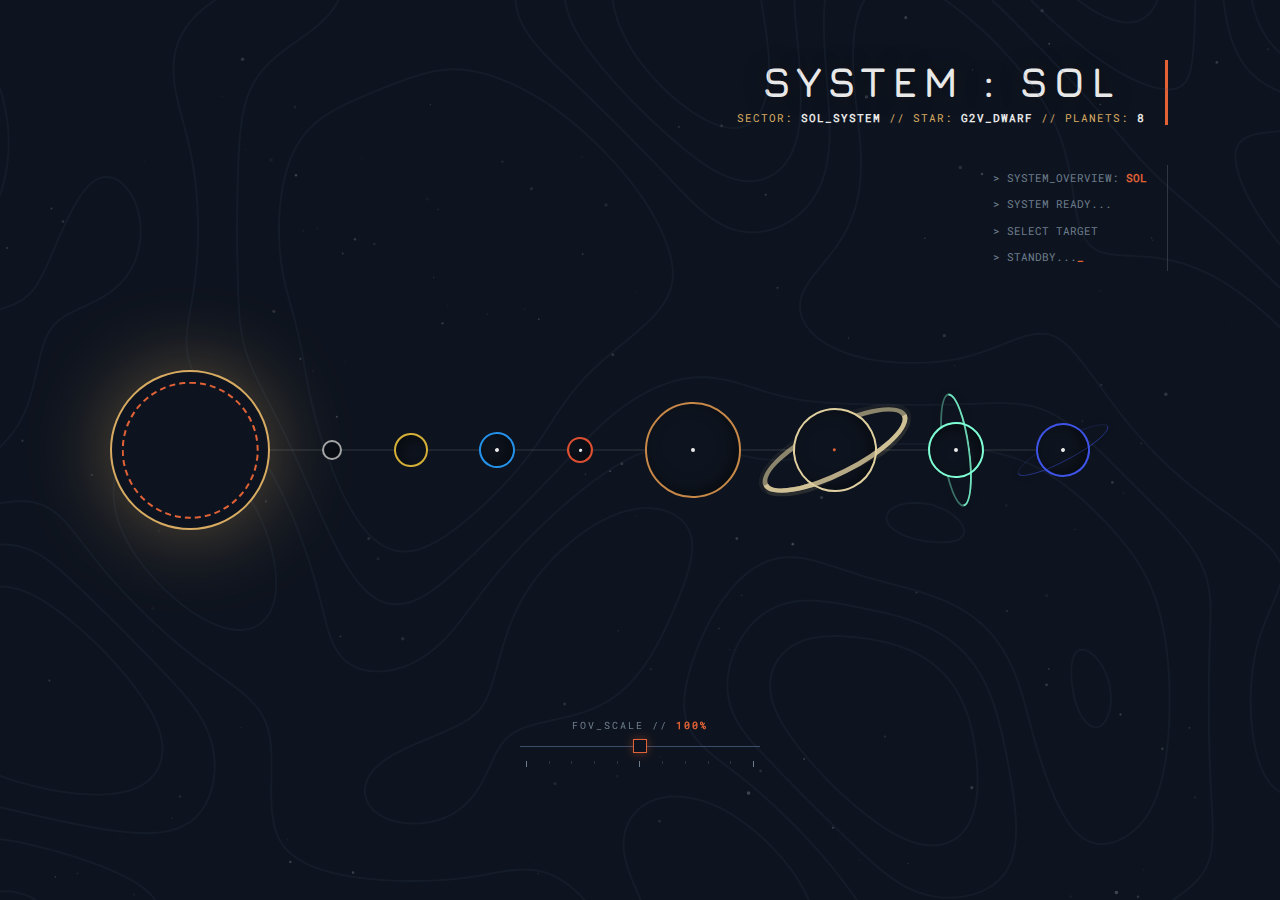
<file: index.html>
<!DOCTYPE html>
<html lang="zh-CN">
<head>
    <meta charset="UTF-8">
    <meta name="viewport" content="width=device-width, initial-scale=1.0">
    <title>NASA-Punk Observatory : SYSTEM SELECT</title>
    <link rel="stylesheet" href="./css/style.css">
    <link rel="stylesheet" href="./css/transition.css">
</head>
<body>
<div class="transition-curtain start-covered" id="global-curtain">
    <div class="curtain-col c1"></div>
    <div class="curtain-col c2"></div>
    <div class="curtain-col c3"></div>
    <div class="curtain-col c4"></div>
</div>

<div class="right-dock">
    <div class="header-block">
        <h1>SYSTEM : SOL</h1>
        <div class="sub-text">SECTOR: <b>SOL_SYSTEM</b> // STAR: <b>G2V_DWARF</b> // PLANETS: <b>8</b></div>
    </div>

    <div class="data-block">
        <div class="data-row">&gt; SYSTEM_OVERVIEW: <span class="alert">SOL</span></div>
        <div class="terminal-output" id="terminal-content"></div>
    </div>
</div>

<div class="nav-stage">
    <div class="axis-group" id="axis-group">
        <div class="axis-line"></div>

        <div class="planet-node node-sun" data-link="sun.html">
            <div class="node-label">SOL</div>
            <div class="planet-system">
                <div class="planet-body"></div>
            </div>
            <div class="node-data" style="display:none;">> TARGET: SOL [STAR]&#10;> TYPE: G2V YELLOW DWARF&#10;> STATUS: ACTIVE
            </div>
        </div>

        <div class="planet-node node-mercury" data-link="mercury.html">
            <div class="node-label">MERCURY</div>
            <div class="planet-system">
                <div class="planet-body"></div>
            </div>
            <div class="node-data" style="display:none;">> TARGET: SOL-I [MERCURY]&#10;> TYPE: TERRESTRIAL&#10;> STATUS: ONLINE
            </div>
        </div>

        <div class="planet-node node-venus" data-link="venus.html">
            <div class="node-label">VENUS</div>
            <div class="planet-system">
                <div class="planet-body"></div>
            </div>
            <div class="node-data" style="display:none;">> TARGET: SOL-II [VENUS]&#10;> TYPE: TERRESTRIAL&#10;> STATUS: ONLINE
            </div>
        </div>

        <div class="planet-node node-earth" data-link="earth.html">
            <div class="node-label">TERRA</div>
            <div class="planet-system">
                <div class="planet-body"></div>
                <div class="satellite-orbit orbit-hidden">
                    <div class="satellite"></div>
                </div>
            </div>
            <div class="node-data" style="display:none;">> TARGET: SOL-III [TERRA]&#10;> TYPE: TERRESTRIAL&#10;> STATUS: HABITABLE
            </div>
        </div>

        <div class="planet-node node-mars" data-link="mars.html">
            <div class="node-label">MARS</div>
            <div class="planet-system">
                <div class="planet-body"></div>
                <div class="satellite-orbit orbit-hidden o-phobos">
                    <div class="satellite sat-small s-phobos"></div>
                </div>
                <div class="satellite-orbit orbit-hidden o-deimos">
                    <div class="satellite sat-small s-deimos"></div>
                </div>
            </div>
            <div class="node-data" style="display:none;">> TARGET: SOL-IV [MARS]&#10;> TYPE: TERRESTRIAL&#10;> STATUS: ONLINE
            </div>
        </div>

        <div class="planet-node node-jupiter" data-link="jupiter.html">
            <div class="node-label">JUPITER</div>
            <div class="planet-system">
                <div class="planet-body"></div>
                <div class="satellite-orbit orbit-hidden">
                    <div class="satellite"></div>
                </div>
            </div>
            <div class="node-data" style="display:none;">> TARGET: SOL-V [JUPITER]&#10;> TYPE: GAS GIANT&#10;> STATUS: ONLINE
            </div>
        </div>

        <div class="planet-node node-saturn" data-link="saturn.html">
            <div class="node-label">SATURN</div>
            <div class="planet-system">
                <div class="ring-back"></div>
                <div class="planet-body"></div>
                <div class="ring-front"></div>
                <div class="satellite-orbit orbit-hidden">
                    <div class="satellite"></div>
                </div>
            </div>
            <div class="node-data" style="display:none;">> TARGET: SOL-VI [SATURN]&#10;> TYPE: GAS GIANT&#10;> STATUS: ONLINE
            </div>
        </div>

        <div class="planet-node node-uranus" data-link="uranus.html">
            <div class="node-label">URANUS</div>
            <div class="planet-system">
                <div class="ring-back"></div>
                <div class="planet-body"></div>
                <div class="ring-front"></div>
                <div class="satellite-orbit orbit-hidden">
                    <div class="satellite"></div>
                </div>
            </div>
            <div class="node-data" style="display:none;">> TARGET: SOL-VII [URANUS]&#10;> TYPE: ICE GIANT&#10;> STATUS: ONLINE
            </div>
        </div>

        <div class="planet-node node-neptune" data-link="neptune.html">
            <div class="node-label">NEPTUNE</div>
            <div class="planet-system">
                <div class="ring-back ring-faint"></div>
                <div class="planet-body"></div>
                <div class="ring-front ring-faint"></div>
                <div class="satellite-orbit orbit-hidden o-triton">
                    <div class="satellite s-triton"></div>
                </div>
            </div>
            <div class="node-data" style="display:none;">> TARGET: SOL-VIII [NEPTUNE]&#10;> TYPE: ICE GIANT&#10;> STATUS: ONLINE
            </div>
        </div>

    </div>
</div>

<div class="zoom-controls">
    <div class="zoom-label">FOV_SCALE // <span id="scale-val" class="zoom-value-display">100%</span></div>
    <input type="range" id="zoom-slider" min="0" max="100" value="50" step="10">
    <div class="zoom-ticks">
        <div class="tick" title="50%"></div>
        <div class="tick-sub"></div>
        <div class="tick-sub"></div>
        <div class="tick-sub"></div>
        <div class="tick-sub"></div>
        <div class="tick" title="100%"></div>
        <div class="tick-sub"></div>
        <div class="tick-sub"></div>
        <div class="tick-sub"></div>
        <div class="tick-sub"></div>
        <div class="tick" title="200%"></div>
    </div>
</div>

<canvas id="topo-canvas"></canvas>

<script src="./js/simplex-noise.min.js"></script>
<script src="./js/transition.js"></script>

<script src="./js/index.js"></script>

</body>
</html>
</file>
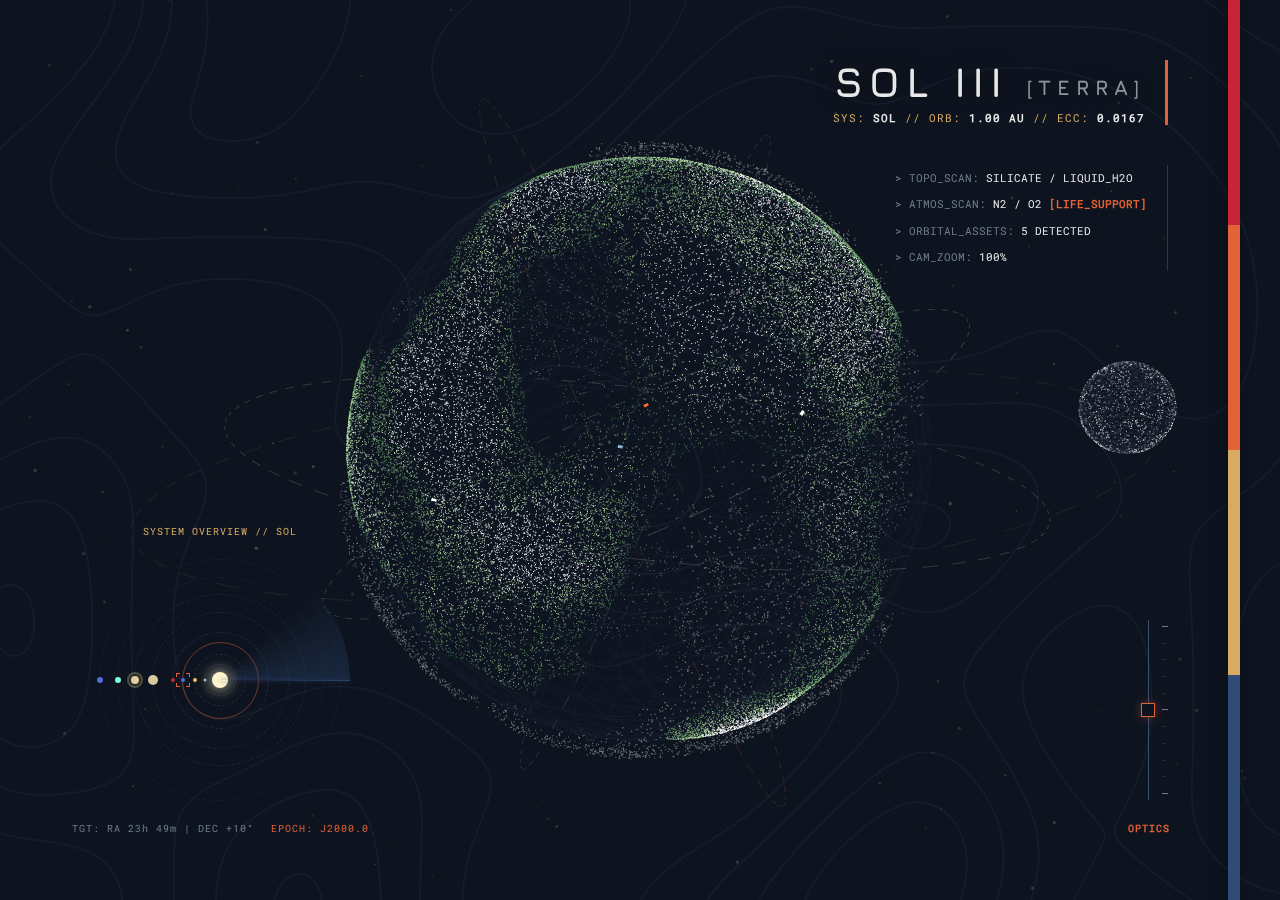
<file: earth.html>
<!DOCTYPE html>
<html lang="zh-CN">
<head>
    <meta charset="UTF-8">
    <meta name="viewport" content="width=device-width, initial-scale=1.0">
    <title>NASA-Punk : SOL-III (Terra)</title>
    <link rel="stylesheet" href="./css/style.css">
    <link rel="stylesheet" href="./css/transition.css">
</head>
<body>
<div class="transition-curtain start-covered" id="global-curtain">
    <div class="curtain-col c1"></div>
    <div class="curtain-col c2"></div>
    <div class="curtain-col c3"></div>
    <div class="curtain-col c4"></div>
</div>

<div class="brand-stripe">
    <div class="stripe-seg s-1"></div>
    <div class="stripe-seg s-2"></div>
    <div class="stripe-seg s-3"></div>
    <div class="stripe-seg s-4"></div>
</div>

<canvas id="topo-canvas"></canvas>
<div id="canvas-container"></div>

<div id="ui-layer">
    <div class="right-dock">
        <div class="header-block">
            <h1>SOL III <span style="font-size: 0.5em; opacity: 0.6; vertical-align: middle;">[TERRA]</span></h1>
            <div class="sub-text">SYS: <b>SOL</b> // ORB: <b>1.00 AU</b> // ECC: <b>0.0167</b></div>
        </div>

        <div class="data-block">
            <div class="data-row">&gt; TOPO_SCAN: <span>SILICATE / LIQUID_H2O</span></div>
            <div class="data-row">&gt; ATMOS_SCAN: <span>N2 / O2</span> <span class="alert">[LIFE_SUPPORT]</span></div>
            <div class="data-row">&gt; ORBITAL_ASSETS: <span>5 DETECTED</span></div>
            <div class="data-row">&gt; CAM_ZOOM: <span id="zoom-text-display">100%</span></div>
        </div>
    </div>

    <div class="vertical-controls">
        <div class="v-slider-track">
            <div class="v-ticks">
                <div class="tick" title="50%"></div>
                <div class="tick-sub"></div>
                <div class="tick-sub"></div>
                <div class="tick-sub"></div>
                <div class="tick-sub"></div>

                <div class="tick" title="100%"></div>

                <div class="tick-sub"></div>
                <div class="tick-sub"></div>
                <div class="tick-sub"></div>
                <div class="tick-sub"></div>
                <div class="tick" title="200%"></div>
            </div>

            <input type="range" class="vertical" id="cam-zoom-slider" min="0" max="100" value="50" step="10">
        </div>
        <div class="v-label">OPTICS</div>
    </div>

    <div class="system-monitor-container"
         onclick="TransitionManager.navigate('index.html')"
         title="RETURN TO SYSTEM VIEW"
         style="cursor: pointer;">

        <div class="monitor-label label-top">SYSTEM OVERVIEW // SOL</div>
        <div class="sun-marker"></div>

        <div class="orbit-path o-neptune"></div>
        <div class="planet-container c-neptune">
            <div class="planet-marker p-neptune"></div>
        </div>
        <div class="orbit-path o-uranus"></div>
        <div class="planet-container c-uranus">
            <div class="planet-marker p-uranus"></div>
        </div>
        <div class="orbit-path o-saturn"></div>
        <div class="planet-container c-saturn">
            <div class="planet-marker p-saturn"></div>
        </div>
        <div class="orbit-path o-jupiter"></div>
        <div class="planet-container c-jupiter">
            <div class="planet-marker p-jupiter"></div>
        </div>
        <div class="orbit-path o-mars"></div>
        <div class="planet-container c-mars">
            <div class="planet-marker p-mars"></div>
        </div>
        <div class="orbit-path o-earth orbit-active"></div>
        <div class="planet-container c-earth">
            <div class="planet-marker p-earth">
                <div class="target-reticle">
                    <div class="reticle-corner rc-tl"></div>
                    <div class="reticle-corner rc-tr"></div>
                    <div class="reticle-corner rc-bl"></div>
                    <div class="reticle-corner rc-br"></div>
                </div>
            </div>
        </div>
        <div class="orbit-path o-venus"></div>
        <div class="planet-container c-venus">
            <div class="planet-marker p-venus"></div>
        </div>
        <div class="orbit-path o-mercury"></div>
        <div class="planet-container c-mercury">
            <div class="planet-marker p-mercury"></div>
        </div>

        <div class="scanner-trail"></div>
        <div class="scanner-line-sys"></div>
        <div class="monitor-label label-bottom">TGT: RA 00h 00m | DEC +00° <span style="margin-left:10px; color:var(--const-orange)">EPOCH: J2000.0</span></div>
    </div>
</div>

<script src="./js/three.min.js"></script>
<script src="./js/simplex-noise.min.js"></script>
<script src="./js/telemetry.js"></script>
<script src="./js/interaction.js"></script>
<script src="./js/transition.js"></script>
<script src="./js/earth.js"></script>
</body>
</html>
</file>
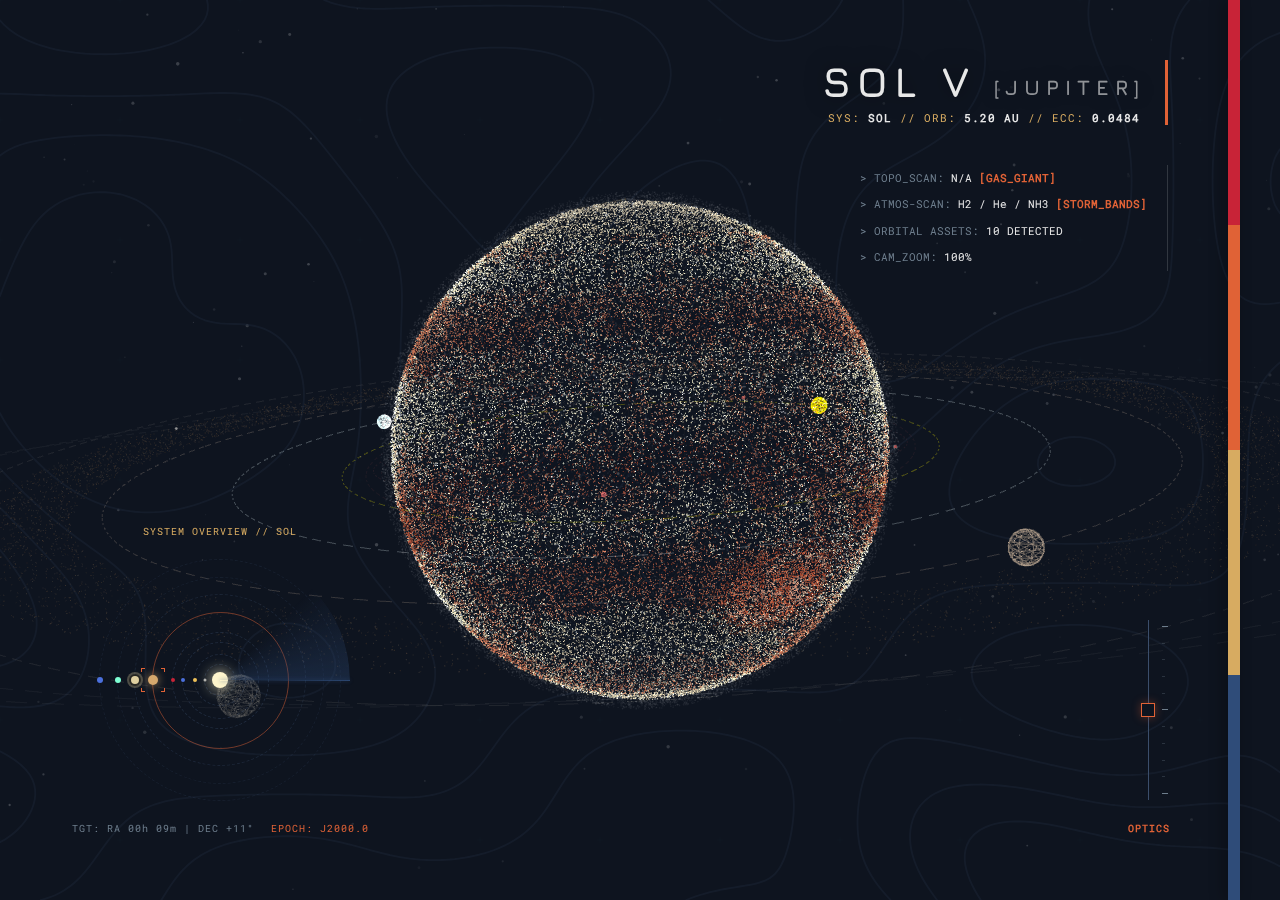
<file: jupiter.html>
<!DOCTYPE html>
<html lang="zh-CN">
<head>
    <meta charset="UTF-8">
    <meta name="viewport" content="width=device-width, initial-scale=1.0">
    <title>NASA-Punk : SOL-V (Jupiter)</title>
    <link rel="stylesheet" href="./css/style.css">
    <link rel="stylesheet" href="./css/transition.css">
    <style>
        /* 木星专用配色微调 */
        .p-jupiter {
            box-shadow: 0 0 10px rgba(214, 168, 109, 0.8);
            background-color: #d6a86d;
        }
    </style>
</head>
<body>
<div class="transition-curtain start-covered" id="global-curtain">
    <div class="curtain-col c1"></div>
    <div class="curtain-col c2"></div>
    <div class="curtain-col c3"></div>
    <div class="curtain-col c4"></div>
</div>

<div class="brand-stripe">
    <div class="stripe-seg s-1"></div>
    <div class="stripe-seg s-2"></div>
    <div class="stripe-seg s-3"></div>
    <div class="stripe-seg s-4"></div>
</div>

<canvas id="topo-canvas"></canvas>
<div id="canvas-container"></div>

<div id="ui-layer">
    <div class="right-dock">
        <div class="header-block">
            <h1>SOL V <span style="font-size: 0.5em; opacity: 0.6; vertical-align: middle;">[JUPITER]</span></h1>
            <div class="sub-text">SYS: <b>SOL</b> // ORB: <b>5.20 AU</b> // ECC: <b>0.0484</b></div>
        </div>

        <div class="data-block">
            <div class="data-row">&gt; TOPO_SCAN: <span>N/A</span> <span class="alert">[GAS_GIANT]</span></div>
            <div class="data-row">&gt; ATMOS-SCAN: <span>H2 / He / NH3</span> <span class="alert">[STORM_BANDS]</span></div>
            <div class="data-row">&gt; ORBITAL ASSETS: <span>10 DETECTED</span></div>
            <div class="data-row">&gt; CAM_ZOOM: <span id="zoom-text-display">100%</span></div>
        </div>
    </div>

    <div class="vertical-controls">
        <div class="v-slider-track">
            <div class="v-ticks">
                <div class="tick" title="50%"></div>
                <div class="tick-sub"></div>
                <div class="tick-sub"></div>
                <div class="tick-sub"></div>
                <div class="tick-sub"></div>

                <div class="tick" title="100%"></div>

                <div class="tick-sub"></div>
                <div class="tick-sub"></div>
                <div class="tick-sub"></div>
                <div class="tick-sub"></div>
                <div class="tick" title="200%"></div>
            </div>

            <input type="range" class="vertical" id="cam-zoom-slider" min="0" max="100" value="50" step="10">
        </div>
        <div class="v-label">OPTICS</div>
    </div>

    <div class="system-monitor-container"
         onclick="TransitionManager.navigate('index.html')"
         title="RETURN TO SYSTEM VIEW"
         style="cursor: pointer;">

        <div class="monitor-label label-top">SYSTEM OVERVIEW // SOL</div>
        <div class="sun-marker"></div>

        <div class="orbit-path o-neptune"></div>
        <div class="planet-container c-neptune">
            <div class="planet-marker p-neptune"></div>
        </div>
        <div class="orbit-path o-uranus"></div>
        <div class="planet-container c-uranus">
            <div class="planet-marker p-uranus"></div>
        </div>
        <div class="orbit-path o-saturn"></div>
        <div class="planet-container c-saturn">
            <div class="planet-marker p-saturn"></div>
        </div>

        <div class="orbit-path o-jupiter orbit-active"></div>
        <div class="planet-container c-jupiter">
            <div class="planet-marker p-jupiter">
                <div class="target-reticle large">
                    <div class="reticle-corner rc-tl"></div>
                    <div class="reticle-corner rc-tr"></div>
                    <div class="reticle-corner rc-bl"></div>
                    <div class="reticle-corner rc-br"></div>
                </div>
            </div>
        </div>

        <div class="orbit-path o-mars"></div>
        <div class="planet-container c-mars">
            <div class="planet-marker p-mars"></div>
        </div>
        <div class="orbit-path o-earth"></div>
        <div class="planet-container c-earth">
            <div class="planet-marker p-earth"></div>
        </div>
        <div class="orbit-path o-venus"></div>
        <div class="planet-container c-venus">
            <div class="planet-marker p-venus"></div>
        </div>
        <div class="orbit-path o-mercury"></div>
        <div class="planet-container c-mercury">
            <div class="planet-marker p-mercury"></div>
        </div>

        <div class="scanner-trail"></div>
        <div class="scanner-line-sys"></div>
        <div class="monitor-label label-bottom">TGT: RA 00h 00m | DEC +00° <span
                style="margin-left:10px; color:var(--const-orange)">EPOCH: J2000.0</span></div>
    </div>
</div>

<script src="./js/three.min.js"></script>
<script src="./js/simplex-noise.min.js"></script>
<script src="./js/telemetry.js"></script>
<script src="./js/interaction.js"></script>
<script src="./js/transition.js"></script>
<script src="./js/jupiter.js"></script>
</body>
</html>
</file>
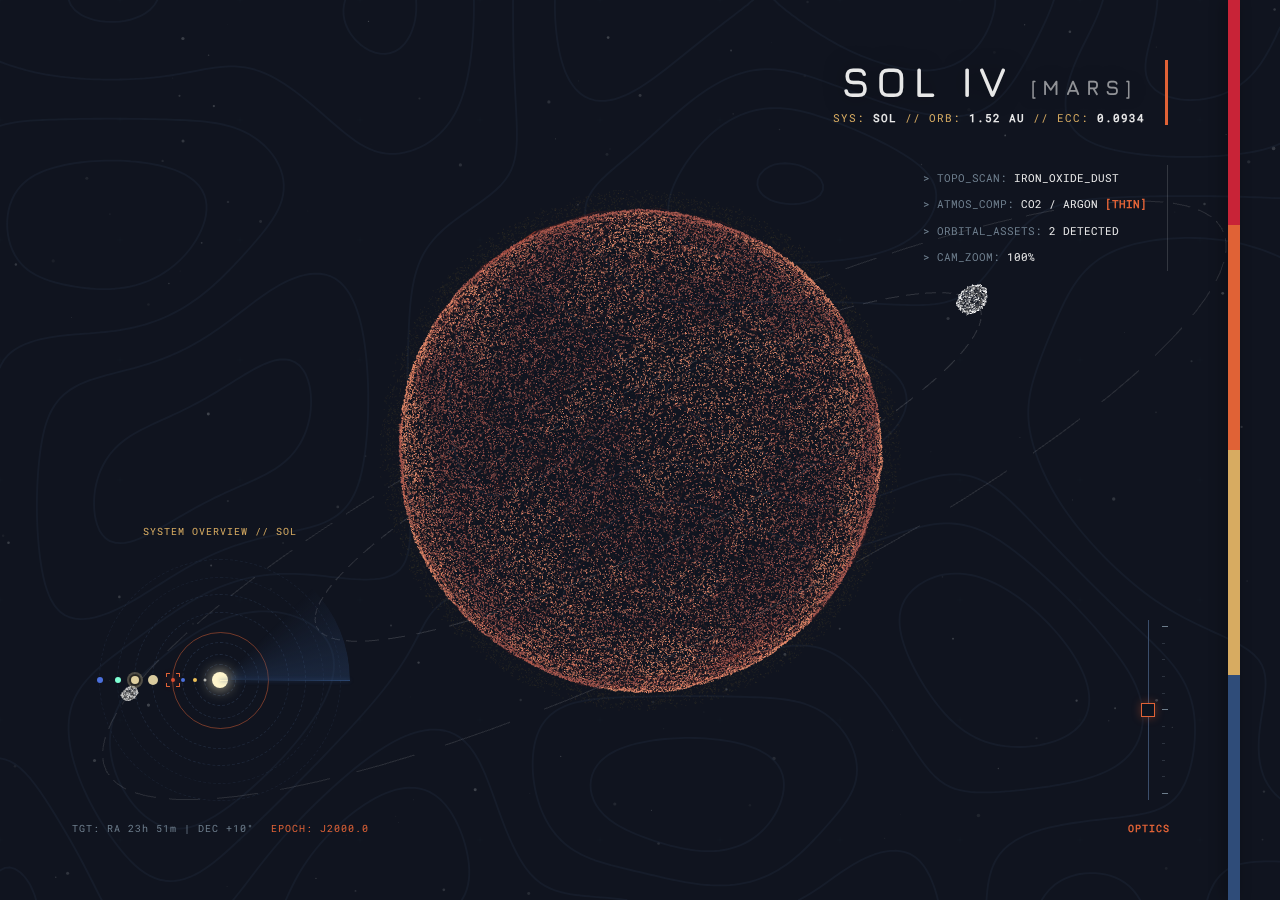
<file: mars.html>
<!DOCTYPE html>
<html lang="zh-CN">
<head>
    <meta charset="UTF-8">
    <meta name="viewport" content="width=device-width, initial-scale=1.0">
    <title>NASA-Punk : SOL-IV (Mars)</title>
    <link rel="stylesheet" href="./css/style.css">
    <link rel="stylesheet" href="./css/transition.css">
    <style>
        /* 火星专用：锈红色的光晕 */
        .p-mars {
            box-shadow: 0 0 10px rgba(221, 79, 49, 0.9);
            background-color: #dd4f31;
        }
    </style>
</head>
<body>
<div class="transition-curtain start-covered" id="global-curtain">
    <div class="curtain-col c1"></div>
    <div class="curtain-col c2"></div>
    <div class="curtain-col c3"></div>
    <div class="curtain-col c4"></div>
</div>

<div class="brand-stripe">
    <div class="stripe-seg s-1"></div>
    <div class="stripe-seg s-2"></div>
    <div class="stripe-seg s-3"></div>
    <div class="stripe-seg s-4"></div>
</div>

<canvas id="topo-canvas"></canvas>
<div id="canvas-container"></div>

<div id="ui-layer">
    <div class="right-dock">
        <div class="header-block">
            <h1>SOL IV <span style="font-size: 0.5em; opacity: 0.6; vertical-align: middle;">[MARS]</span></h1>
            <div class="sub-text">SYS: <b>SOL</b> // ORB: <b>1.52 AU</b> // ECC: <b>0.0934</b></div>
        </div>

        <div class="data-block">
            <div class="data-row">&gt; TOPO_SCAN: <span>IRON_OXIDE_DUST</span></div>
            <div class="data-row">&gt; ATMOS_COMP: <span>CO2 / ARGON</span> <span class="alert">[THIN]</span></div>
            <div class="data-row">&gt; ORBITAL_ASSETS: <span>2 DETECTED</span></div>
            <div class="data-row">&gt; CAM_ZOOM: <span id="zoom-text-display">100%</span></div>
        </div>
    </div>

    <div class="vertical-controls">
        <div class="v-slider-track">
            <div class="v-ticks">
                <div class="tick" title="50%"></div>
                <div class="tick-sub"></div>
                <div class="tick-sub"></div>
                <div class="tick-sub"></div>
                <div class="tick-sub"></div>

                <div class="tick" title="100%"></div>

                <div class="tick-sub"></div>
                <div class="tick-sub"></div>
                <div class="tick-sub"></div>
                <div class="tick-sub"></div>
                <div class="tick" title="200%"></div>
            </div>

            <input type="range" class="vertical" id="cam-zoom-slider" min="0" max="100" value="50" step="10">
        </div>
        <div class="v-label">OPTICS</div>
    </div>

    <div class="system-monitor-container"
         onclick="TransitionManager.navigate('index.html')"
         title="RETURN TO SYSTEM VIEW"
         style="cursor: pointer;">

        <div class="monitor-label label-top">SYSTEM OVERVIEW // SOL</div>
        <div class="sun-marker"></div>

        <div class="orbit-path o-neptune"></div>
        <div class="planet-container c-neptune">
            <div class="planet-marker p-neptune"></div>
        </div>
        <div class="orbit-path o-uranus"></div>
        <div class="planet-container c-uranus">
            <div class="planet-marker p-uranus"></div>
        </div>
        <div class="orbit-path o-saturn"></div>
        <div class="planet-container c-saturn">
            <div class="planet-marker p-saturn"></div>
        </div>
        <div class="orbit-path o-jupiter"></div>
        <div class="planet-container c-jupiter">
            <div class="planet-marker p-jupiter"></div>
        </div>

        <div class="orbit-path o-mars orbit-active"></div>
        <div class="planet-container c-mars">
            <div class="planet-marker p-mars">
                <div class="target-reticle">
                    <div class="reticle-corner rc-tl"></div>
                    <div class="reticle-corner rc-tr"></div>
                    <div class="reticle-corner rc-bl"></div>
                    <div class="reticle-corner rc-br"></div>
                </div>
            </div>
        </div>

        <div class="orbit-path o-earth"></div>
        <div class="planet-container c-earth">
            <div class="planet-marker p-earth"></div>
        </div>
        <div class="orbit-path o-venus"></div>
        <div class="planet-container c-venus">
            <div class="planet-marker p-venus"></div>
        </div>
        <div class="orbit-path o-mercury"></div>
        <div class="planet-container c-mercury">
            <div class="planet-marker p-mercury"></div>
        </div>

        <div class="scanner-trail"></div>
        <div class="scanner-line-sys"></div>
        <div class="monitor-label label-bottom">TGT: RA 00h 00m | DEC +00° <span
                style="margin-left:10px; color:var(--const-orange)">EPOCH: J2000.0</span></div>
    </div>
</div>

<script src="./js/three.min.js"></script>
<script src="./js/simplex-noise.min.js"></script>
<script src="./js/telemetry.js"></script>
<script src="./js/interaction.js"></script>
<script src="./js/transition.js"></script>
<script src="./js/mars.js"></script>
</body>
</html>
</file>
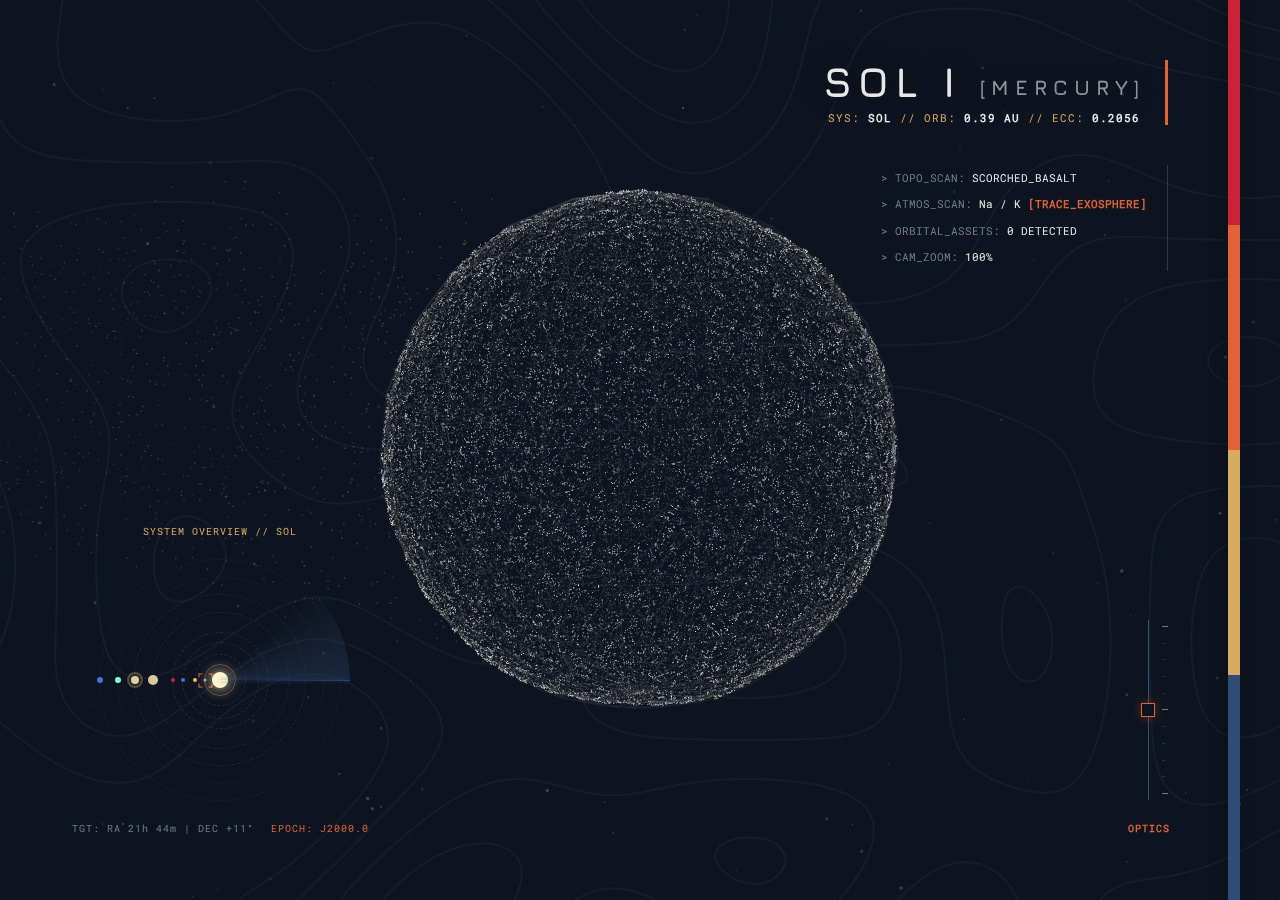
<file: mercury.html>
<!DOCTYPE html>
<html lang="zh-CN">
<head>
    <meta charset="UTF-8">
    <meta name="viewport" content="width=device-width, initial-scale=1.0">
    <title>NASA-Punk : SOL-I (Mercury)</title>
    <link rel="stylesheet" href="./css/style.css">
    <link rel="stylesheet" href="./css/transition.css">
    <style>
        /* 水星专用：低饱和度的工业灰光晕，带一点点钠黄色的暗示 */
        .p-mercury {
            box-shadow: 0 0 12px rgba(180, 175, 160, 0.6);
            background-color: #a8a49d;
        }
    </style>
</head>
<body>
<div class="transition-curtain start-covered" id="global-curtain">
    <div class="curtain-col c1"></div>
    <div class="curtain-col c2"></div>
    <div class="curtain-col c3"></div>
    <div class="curtain-col c4"></div>
</div>

<div class="brand-stripe">
    <div class="stripe-seg s-1"></div>
    <div class="stripe-seg s-2"></div>
    <div class="stripe-seg s-3"></div>
    <div class="stripe-seg s-4"></div>
</div>

<canvas id="topo-canvas"></canvas>
<div id="canvas-container"></div>

<div id="ui-layer">
    <div class="right-dock">
        <div class="header-block">
            <h1>SOL I <span style="font-size: 0.5em; opacity: 0.6; vertical-align: middle;">[MERCURY]</span></h1>
            <div class="sub-text">SYS: <b>SOL</b> // ORB: <b>0.39 AU</b> // ECC: <b>0.2056</b></div>
        </div>

        <div class="data-block">
            <div class="data-row">&gt; TOPO_SCAN: <span>SCORCHED_BASALT</span></div>
            <div class="data-row">&gt; ATMOS_SCAN: <span>Na / K</span> <span class="alert">[TRACE_EXOSPHERE]</span></div>
            <div class="data-row">&gt; ORBITAL_ASSETS: <span>0 DETECTED</span></div>
            <div class="data-row">&gt; CAM_ZOOM: <span id="zoom-text-display">100%</span></div>
        </div>
    </div>

    <div class="vertical-controls">
        <div class="v-slider-track">
            <div class="v-ticks">
                <div class="tick" title="50%"></div>
                <div class="tick-sub"></div>
                <div class="tick-sub"></div>
                <div class="tick-sub"></div>
                <div class="tick-sub"></div>

                <div class="tick" title="100%"></div>

                <div class="tick-sub"></div>
                <div class="tick-sub"></div>
                <div class="tick-sub"></div>
                <div class="tick-sub"></div>
                <div class="tick" title="200%"></div>
            </div>

            <input type="range" class="vertical" id="cam-zoom-slider" min="0" max="100" value="50" step="10">
        </div>
        <div class="v-label">OPTICS</div>
    </div>

    <div class="system-monitor-container"
         onclick="TransitionManager.navigate('index.html')"
         title="RETURN TO SYSTEM VIEW"
         style="cursor: pointer;">

        <div class="monitor-label label-top">SYSTEM OVERVIEW // SOL</div>
        <div class="sun-marker"></div>

        <div class="orbit-path o-neptune"></div>
        <div class="planet-container c-neptune">
            <div class="planet-marker p-neptune"></div>
        </div>
        <div class="orbit-path o-uranus"></div>
        <div class="planet-container c-uranus">
            <div class="planet-marker p-uranus"></div>
        </div>
        <div class="orbit-path o-saturn"></div>
        <div class="planet-container c-saturn">
            <div class="planet-marker p-saturn"></div>
        </div>
        <div class="orbit-path o-jupiter"></div>
        <div class="planet-container c-jupiter">
            <div class="planet-marker p-jupiter"></div>
        </div>
        <div class="orbit-path o-mars"></div>
        <div class="planet-container c-mars">
            <div class="planet-marker p-mars"></div>
        </div>
        <div class="orbit-path o-earth"></div>
        <div class="planet-container c-earth">
            <div class="planet-marker p-earth"></div>
        </div>
        <div class="orbit-path o-venus"></div>
        <div class="planet-container c-venus">
            <div class="planet-marker p-venus"></div>
        </div>

        <div class="orbit-path o-mercury orbit-active"></div>
        <div class="planet-container c-mercury">
            <div class="planet-marker p-mercury">
                <div class="target-reticle">
                    <div class="reticle-corner rc-tl"></div>
                    <div class="reticle-corner rc-tr"></div>
                    <div class="reticle-corner rc-bl"></div>
                    <div class="reticle-corner rc-br"></div>
                </div>
            </div>
        </div>

        <div class="scanner-trail"></div>
        <div class="scanner-line-sys"></div>
        <div class="monitor-label label-bottom">TGT: RA 00h 00m | DEC +00° <span
                style="margin-left:10px; color:var(--const-orange)">EPOCH: J2000.0</span></div>
    </div>
</div>

<script src="./js/three.min.js"></script>
<script src="./js/simplex-noise.min.js"></script>
<script src="./js/telemetry.js"></script>
<script src="./js/interaction.js"></script>
<script src="./js/transition.js"></script>
<script src="./js/mercury.js"></script>
</body>
</html>
</file>
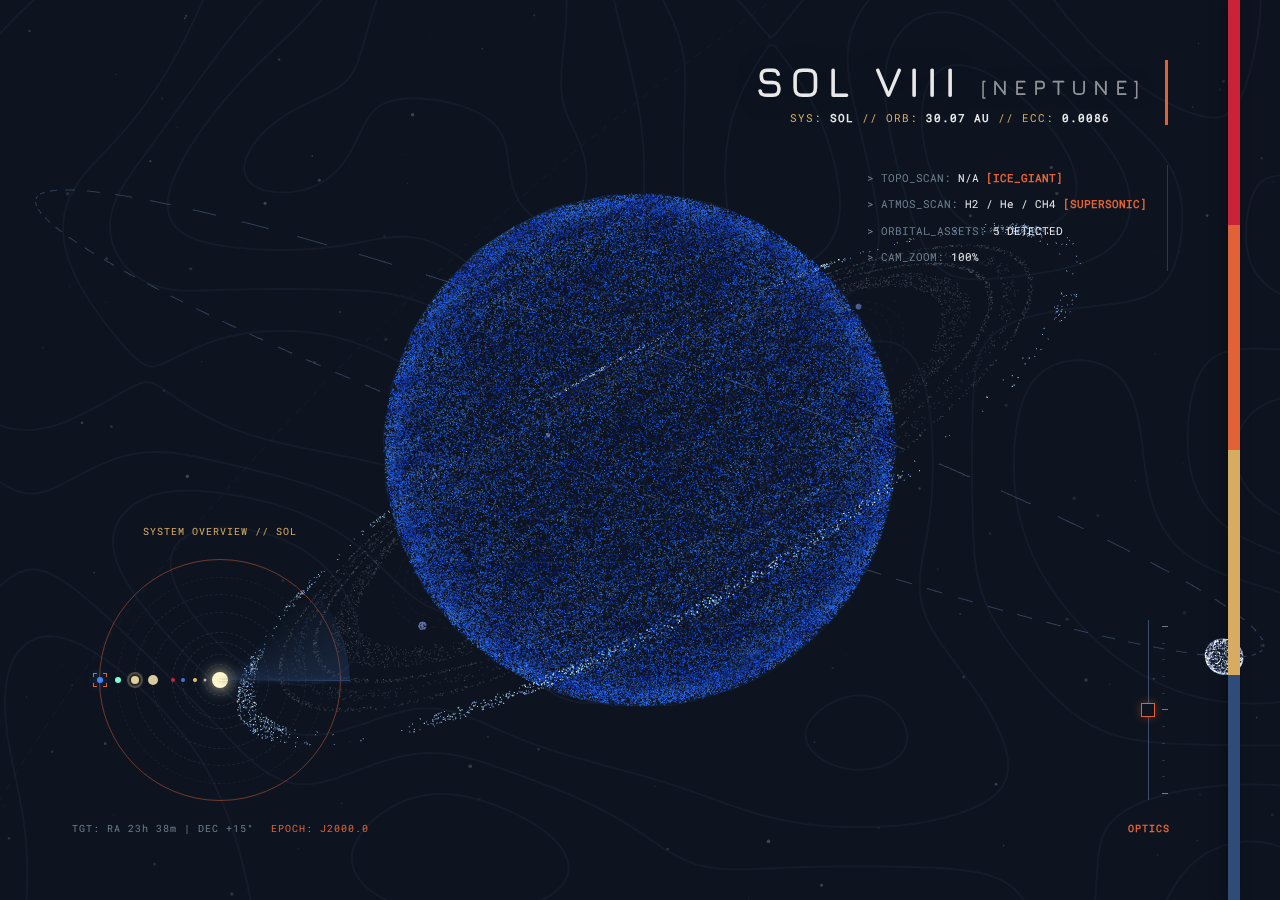
<file: neptune.html>
<!DOCTYPE html>
<html lang="zh-CN">
<head>
    <meta charset="UTF-8">
    <meta name="viewport" content="width=device-width, initial-scale=1.0">
    <title>NASA-Punk : SOL-VIII (Neptune)</title>
    <link rel="stylesheet" href="./css/style.css">
    <link rel="stylesheet" href="./css/transition.css">
    <style>
        /* 海王星专用：深邃的电蓝色光晕 */
        .p-neptune-theme {
            box-shadow: 0 0 12px rgba(66, 135, 245, 0.8);
            background-color: #4287f5;
        }
    </style>
</head>
<body>
<div class="transition-curtain start-covered" id="global-curtain">
    <div class="curtain-col c1"></div>
    <div class="curtain-col c2"></div>
    <div class="curtain-col c3"></div>
    <div class="curtain-col c4"></div>
</div>

<div class="brand-stripe">
    <div class="stripe-seg s-1"></div>
    <div class="stripe-seg s-2"></div>
    <div class="stripe-seg s-3"></div>
    <div class="stripe-seg s-4"></div>
</div>

<canvas id="topo-canvas"></canvas>
<div id="canvas-container"></div>

<div id="ui-layer">
    <div class="right-dock">
        <div class="header-block">
            <h1>SOL VIII <span style="font-size: 0.5em; opacity: 0.6; vertical-align: middle;">[NEPTUNE]</span></h1>
            <div class="sub-text">SYS: <b>SOL</b> // ORB: <b>30.07 AU</b> // ECC: <b>0.0086</b></div>
        </div>

        <div class="data-block">
            <div class="data-row">&gt; TOPO_SCAN: <span>N/A</span> <span class="alert">[ICE_GIANT]</span></div>
            <div class="data-row">&gt; ATMOS_SCAN: <span>H2 / He / CH4</span> <span class="alert">[SUPERSONIC]</span></div>
            <div class="data-row">&gt; ORBITAL_ASSETS: <span>5 DETECTED</span></div>
            <div class="data-row">&gt; CAM_ZOOM: <span id="zoom-text-display">100%</span></div>
        </div>
    </div>

    <div class="vertical-controls">
        <div class="v-slider-track">
            <div class="v-ticks">
                <div class="tick" title="50%"></div>
                <div class="tick-sub"></div>
                <div class="tick-sub"></div>
                <div class="tick-sub"></div>
                <div class="tick-sub"></div>

                <div class="tick" title="100%"></div>

                <div class="tick-sub"></div>
                <div class="tick-sub"></div>
                <div class="tick-sub"></div>
                <div class="tick-sub"></div>
                <div class="tick" title="200%"></div>
            </div>

            <input type="range" class="vertical" id="cam-zoom-slider" min="0" max="100" value="50" step="10">
        </div>
        <div class="v-label">OPTICS</div>
    </div>

    <div class="system-monitor-container"
         onclick="TransitionManager.navigate('index.html')"
         title="RETURN TO SYSTEM VIEW"
         style="cursor: pointer;">

        <div class="monitor-label label-top">SYSTEM OVERVIEW // SOL</div>
        <div class="sun-marker"></div>

        <div class="orbit-path o-neptune orbit-active"></div>
        <div class="planet-container c-neptune">
            <div class="planet-marker p-neptune p-neptune-theme">
                <div class="target-reticle">
                    <div class="reticle-corner rc-tl"></div>
                    <div class="reticle-corner rc-tr"></div>
                    <div class="reticle-corner rc-bl"></div>
                    <div class="reticle-corner rc-br"></div>
                </div>
            </div>
        </div>

        <div class="orbit-path o-uranus"></div>
        <div class="planet-container c-uranus">
            <div class="planet-marker p-uranus"></div>
        </div>
        <div class="orbit-path o-saturn"></div>
        <div class="planet-container c-saturn">
            <div class="planet-marker p-saturn"></div>
        </div>
        <div class="orbit-path o-jupiter"></div>
        <div class="planet-container c-jupiter">
            <div class="planet-marker p-jupiter"></div>
        </div>
        <div class="orbit-path o-mars"></div>
        <div class="planet-container c-mars">
            <div class="planet-marker p-mars"></div>
        </div>
        <div class="orbit-path o-earth"></div>
        <div class="planet-container c-earth">
            <div class="planet-marker p-earth"></div>
        </div>
        <div class="orbit-path o-venus"></div>
        <div class="planet-container c-venus">
            <div class="planet-marker p-venus"></div>
        </div>
        <div class="orbit-path o-mercury"></div>
        <div class="planet-container c-mercury">
            <div class="planet-marker p-mercury"></div>
        </div>

        <div class="scanner-trail"></div>
        <div class="scanner-line-sys"></div>
        <div class="monitor-label label-bottom">TGT: RA 00h 00m | DEC +00° <span
                style="margin-left:10px; color:var(--const-orange)">EPOCH: J2000.0</span></div>
    </div>
</div>

<script src="./js/three.min.js"></script>
<script src="./js/simplex-noise.min.js"></script>
<script src="./js/telemetry.js"></script>
<script src="./js/interaction.js"></script>
<script src="./js/transition.js"></script>
<script src="./js/neptune.js"></script>
</body>
</html>
</file>
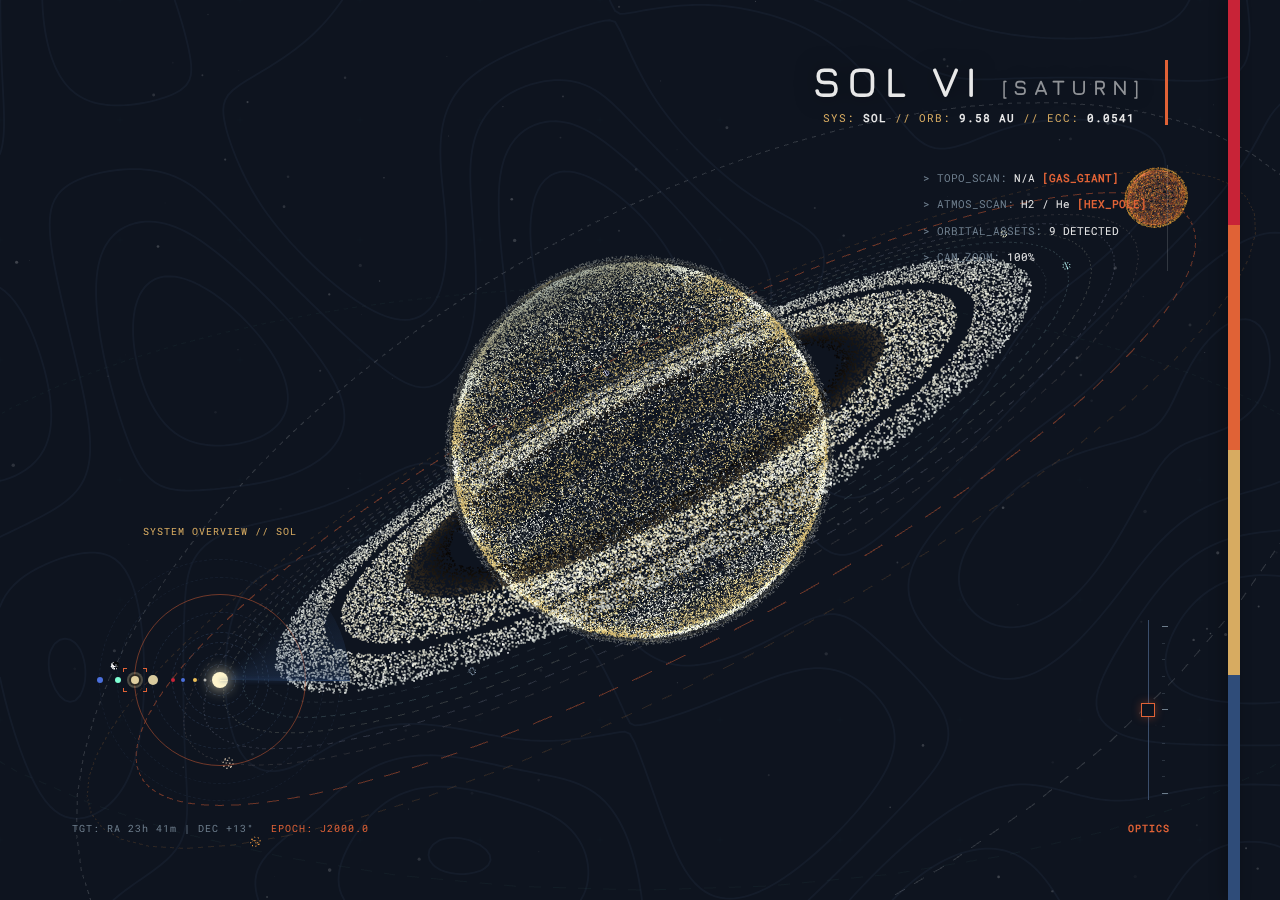
<file: saturn.html>
<!DOCTYPE html>
<html lang="zh-CN">
<head>
    <meta charset="UTF-8">
    <meta name="viewport" content="width=device-width, initial-scale=1.0">
    <title>NASA-Punk : SOL-VI (Saturn)</title>
    <link rel="stylesheet" href="./css/style.css">
    <link rel="stylesheet" href="./css/transition.css">
</head>
<body>
<div class="transition-curtain start-covered" id="global-curtain">
    <div class="curtain-col c1"></div>
    <div class="curtain-col c2"></div>
    <div class="curtain-col c3"></div>
    <div class="curtain-col c4"></div>
</div>

<div class="brand-stripe">
    <div class="stripe-seg s-1"></div>
    <div class="stripe-seg s-2"></div>
    <div class="stripe-seg s-3"></div>
    <div class="stripe-seg s-4"></div>
</div>

<canvas id="topo-canvas"></canvas>
<div id="canvas-container"></div>

<div id="ui-layer">
    <div class="right-dock">
        <div class="header-block">
            <h1>SOL VI <span style="font-size: 0.5em; opacity: 0.6; vertical-align: middle;">[SATURN]</span></h1>
            <div class="sub-text">SYS: <b>SOL</b> // ORB: <b>9.58 AU</b> // ECC: <b>0.0541</b></div>
        </div>

        <div class="data-block">
            <div class="data-row">&gt; TOPO_SCAN: <span>N/A</span> <span class="alert">[GAS_GIANT]</span></div>
            <div class="data-row">&gt; ATMOS_SCAN: <span>H2 / He</span> <span class="alert">[HEX_POLE]</span></div>
            <div class="data-row">&gt; ORBITAL_ASSETS: <span>9 DETECTED</span></div>
            <div class="data-row">&gt; CAM_ZOOM: <span id="zoom-text-display">100%</span></div>
        </div>
    </div>

    <div class="vertical-controls">
        <div class="v-slider-track">
            <div class="v-ticks">
                <div class="tick" title="50%"></div>
                <div class="tick-sub"></div>
                <div class="tick-sub"></div>
                <div class="tick-sub"></div>
                <div class="tick-sub"></div>

                <div class="tick" title="100%"></div>

                <div class="tick-sub"></div>
                <div class="tick-sub"></div>
                <div class="tick-sub"></div>
                <div class="tick-sub"></div>
                <div class="tick" title="200%"></div>
            </div>

            <input type="range" class="vertical" id="cam-zoom-slider" min="0" max="100" value="50" step="10">
        </div>
        <div class="v-label">OPTICS</div>
    </div>

    <div class="system-monitor-container"
         onclick="TransitionManager.navigate('index.html')"
         title="RETURN TO SYSTEM VIEW"
         style="cursor: pointer;">

        <div class="monitor-label label-top">SYSTEM OVERVIEW // SOL</div>
        <div class="sun-marker"></div>

        <div class="orbit-path o-neptune"></div>
        <div class="planet-container c-neptune">
            <div class="planet-marker p-neptune"></div>
        </div>
        <div class="orbit-path o-uranus"></div>
        <div class="planet-container c-uranus">
            <div class="planet-marker p-uranus"></div>
        </div>

        <div class="orbit-path o-saturn orbit-active"></div>
        <div class="planet-container c-saturn">
            <div class="planet-marker p-saturn">
                <div class="target-reticle large">
                    <div class="reticle-corner rc-tl"></div>
                    <div class="reticle-corner rc-tr"></div>
                    <div class="reticle-corner rc-bl"></div>
                    <div class="reticle-corner rc-br"></div>
                </div>
            </div>
        </div>

        <div class="orbit-path o-jupiter"></div>
        <div class="planet-container c-jupiter">
            <div class="planet-marker p-jupiter"></div>
        </div>
        <div class="orbit-path o-mars"></div>
        <div class="planet-container c-mars">
            <div class="planet-marker p-mars"></div>
        </div>

        <div class="orbit-path o-earth"></div>
        <div class="planet-container c-earth">
            <div class="planet-marker p-earth"></div>
        </div>

        <div class="orbit-path o-venus"></div>
        <div class="planet-container c-venus">
            <div class="planet-marker p-venus"></div>
        </div>
        <div class="orbit-path o-mercury"></div>
        <div class="planet-container c-mercury">
            <div class="planet-marker p-mercury"></div>
        </div>

        <div class="scanner-trail"></div>
        <div class="scanner-line-sys"></div>
        <div class="monitor-label label-bottom">TGT: RA 00h 00m | DEC +00° <span
                style="margin-left:10px; color:var(--const-orange)">EPOCH: J2000.0</span></div>
    </div>
</div>

<script src="./js/three.min.js"></script>
<script src="./js/simplex-noise.min.js"></script>
<script src="./js/telemetry.js"></script>
<script src="./js/interaction.js"></script>
<script src="./js/transition.js"></script>
<script src="./js/saturn.js"></script>
</body>
</html>
</file>
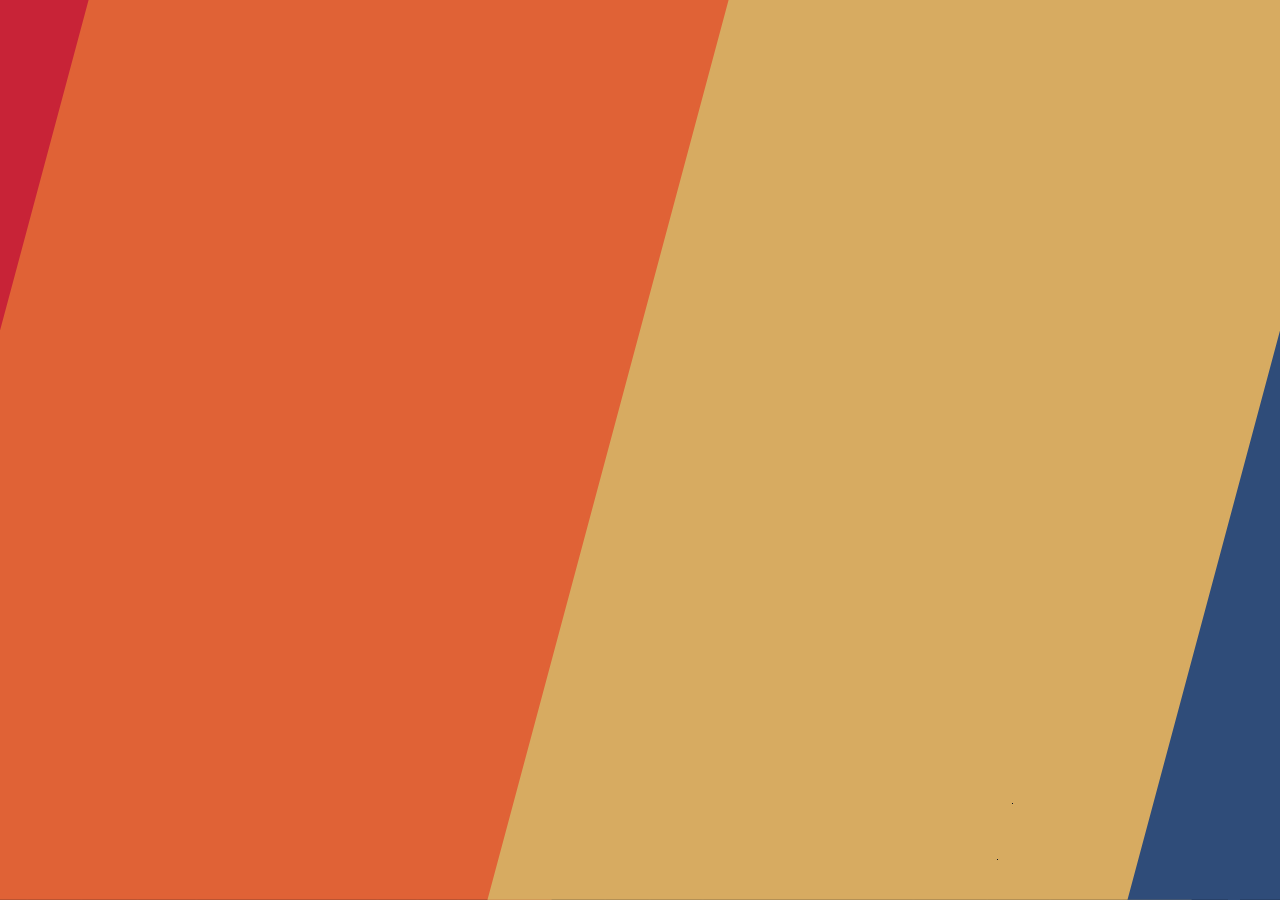
<file: sun.html>
<!DOCTYPE html>
<html lang="zh-CN">
<head>
    <meta charset="UTF-8">
    <meta name="viewport" content="width=device-width, initial-scale=1.0">
    <title>NASA-Punk : SOL (Star)</title>
    <link rel="stylesheet" href="./css/style.css">
    <link rel="stylesheet" href="./css/transition.css">
    <style>
        /* [SUN SPECIAL] 太阳专用微调 */
        /* 太阳位于中心，锁定框需要稍微调整以完美套住中心点 */
        .sun-marker {
            display: flex;
            justify-content: center;
            align-items: center;
        }

        /* 隐藏太阳自己的轨道线(因为它在中心) */
        .o-sun {
            display: none;
        }
    </style>
</head>
<body>
<div class="brand-stripe">
    <div class="stripe-seg s-1"></div>
    <div class="stripe-seg s-2"></div>
    <div class="stripe-seg s-3"></div>
    <div class="stripe-seg s-4"></div>
</div>

<canvas id="topo-canvas"></canvas>
<div id="canvas-container"></div>

<div id="ui-layer">
    <div class="right-dock">
        <div class="header-block">
            <h1>SOL <span style="font-size: 0.5em; opacity: 0.6; vertical-align: middle;">[STAR]</span></h1>
            <div class="sub-text">SYS: <b>SOL</b> // TYPE: <b>G2V</b> // AGE: <b>4.60 BY</b></div>
        </div>

        <div class="data-block">
            <div class="data-row">&gt; THERMAL_SCAN: <span>5778 K</span> // STABLE</div>
            <div class="data-row">&gt; SOLAR_WIND: <span>400 km/s</span> <span class="alert">[HIGH]</span></div>
            <div class="data-row">&gt; MAG._FIELD: <span>POLARITY FLIP</span> DETECTED</div>
            <div class="data-row">&gt; CAM_ZOOM: <span id="zoom-text-display">100%</span></div>
        </div>
    </div>

    <div class="vertical-controls">
        <div class="v-slider-track">
            <div class="v-ticks">
                <div class="tick" title="50%"></div>
                <div class="tick-sub"></div>
                <div class="tick-sub"></div>
                <div class="tick-sub"></div>
                <div class="tick-sub"></div>

                <div class="tick" title="100%"></div>

                <div class="tick-sub"></div>
                <div class="tick-sub"></div>
                <div class="tick-sub"></div>
                <div class="tick-sub"></div>
                <div class="tick" title="200%"></div>
            </div>

            <input type="range" class="vertical" id="cam-zoom-slider" min="0" max="100" value="50" step="10">
        </div>
        <div class="v-label">OPTICS</div>
    </div>

    <div class="system-monitor-container"
         onclick="TransitionManager.navigate('index.html')"
         title="RETURN TO SYSTEM VIEW"
         style="cursor: pointer;">

        <div class="monitor-label label-top">SYSTEM OVERVIEW // SOL</div>

        <div class="sun-marker">
            <div class="target-reticle large">
                <div class="reticle-corner rc-tl"></div>
                <div class="reticle-corner rc-tr"></div>
                <div class="reticle-corner rc-bl"></div>
                <div class="reticle-corner rc-br"></div>
            </div>
        </div>

        <div class="orbit-path o-neptune"></div>
        <div class="planet-container c-neptune">
            <div class="planet-marker p-neptune"></div>
        </div>
        <div class="orbit-path o-uranus"></div>
        <div class="planet-container c-uranus">
            <div class="planet-marker p-uranus"></div>
        </div>
        <div class="orbit-path o-saturn"></div>
        <div class="planet-container c-saturn">
            <div class="planet-marker p-saturn"></div>
        </div>
        <div class="orbit-path o-jupiter"></div>
        <div class="planet-container c-jupiter">
            <div class="planet-marker p-jupiter"></div>
        </div>
        <div class="orbit-path o-mars"></div>
        <div class="planet-container c-mars">
            <div class="planet-marker p-mars"></div>
        </div>
        <div class="orbit-path o-earth"></div>
        <div class="planet-container c-earth">
            <div class="planet-marker p-earth"></div>
        </div>
        <div class="orbit-path o-venus"></div>
        <div class="planet-container c-venus">
            <div class="planet-marker p-venus"></div>
        </div>
        <div class="orbit-path o-mercury"></div>
        <div class="planet-container c-mercury">
            <div class="planet-marker p-mercury"></div>
        </div>

        <div class="scanner-trail"></div>
        <div class="scanner-line-sys"></div>

        <div class="monitor-label label-bottom">TGT: RA 00h 00m | DEC +00° <span
                style="margin-left:10px; color:var(--const-orange)">EPOCH: J2000.0</span></div>
    </div>
</div>

<script src="./js/three.min.js"></script>
<script src="./js/simplex-noise.min.js"></script>
<script src="./js/telemetry.js"></script>
<script src="./js/interaction.js"></script>
<script src="./js/transition.js"></script>
<script src="./js/sun.js"></script>
</body>
</html>
</file>
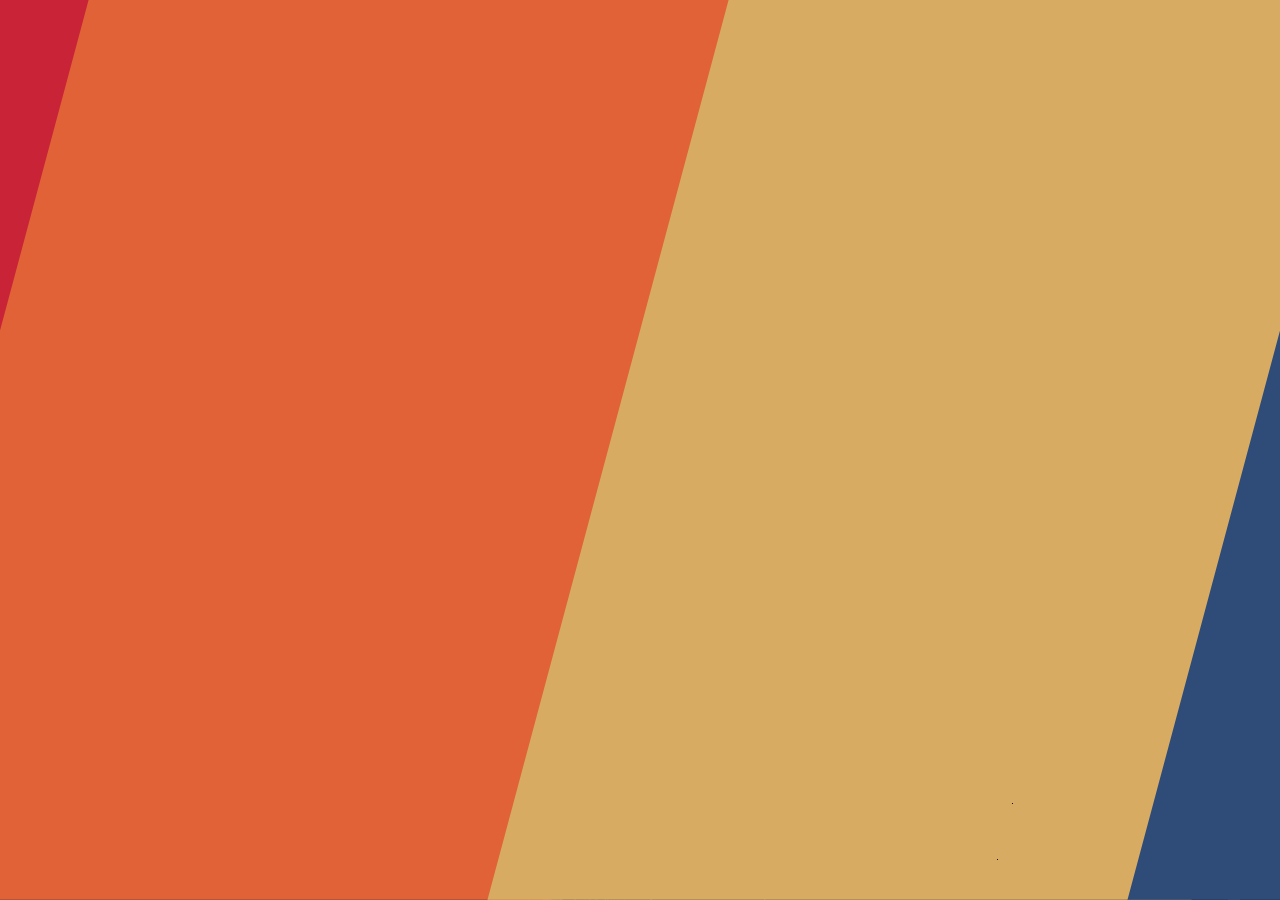
<file: uranus.html>
<!DOCTYPE html>
<html lang="zh-CN">
<head>
    <meta charset="UTF-8">
    <meta name="viewport" content="width=device-width, initial-scale=1.0">
    <title>NASA-Punk : SOL-VII (Uranus)</title>
    <link rel="stylesheet" href="./css/style.css">
    <link rel="stylesheet" href="./css/transition.css">
    <style>
        /* 天王星专用：冷冽的青蓝色光晕 */
        .p-uranus {
            box-shadow: 0 0 10px rgba(100, 220, 235, 0.8);
            background-color: #64dceb;
        }
    </style>
</head>
<body>
<div class="brand-stripe">
    <div class="stripe-seg s-1"></div>
    <div class="stripe-seg s-2"></div>
    <div class="stripe-seg s-3"></div>
    <div class="stripe-seg s-4"></div>
</div>

<canvas id="topo-canvas"></canvas>
<div id="canvas-container"></div>

<div id="ui-layer">
    <div class="right-dock">
        <div class="header-block">
            <h1>SOL VII <span style="font-size: 0.5em; opacity: 0.6; vertical-align: middle;">[URANUS]</span></h1>
            <div class="sub-text">SYS: <b>SOL</b> // ORB: <b>19.22 AU</b> // ECC: <b>0.0472</b></div>
        </div>

        <div class="data-block">
            <div class="data-row">&gt; TOPO_SCAN: <span>N/A</span> <span class="alert">[ICE_GIANT]</span></div>
            <div class="data-row">&gt; ATMOS_SCAN: <span>H2 / He / CH4</span> <span class="alert">[COLD]</span></div>
            <div class="data-row">&gt; ORBITAL_ASSETS: <span>16 DETECTED</span></div>
            <div class="data-row">&gt; CAM_ZOOM: <span id="zoom-text-display">100%</span></div>
        </div>
    </div>

    <div class="vertical-controls">
        <div class="v-slider-track">
            <div class="v-ticks">
                <div class="tick" title="50%"></div>
                <div class="tick-sub"></div>
                <div class="tick-sub"></div>
                <div class="tick-sub"></div>
                <div class="tick-sub"></div>

                <div class="tick" title="100%"></div>

                <div class="tick-sub"></div>
                <div class="tick-sub"></div>
                <div class="tick-sub"></div>
                <div class="tick-sub"></div>
                <div class="tick" title="200%"></div>
            </div>

            <input type="range" class="vertical" id="cam-zoom-slider" min="0" max="100" value="50" step="10">
        </div>
        <div class="v-label">OPTICS</div>
    </div>

    <div class="system-monitor-container"
         onclick="TransitionManager.navigate('index.html')"
         title="RETURN TO SYSTEM VIEW"
         style="cursor: pointer;">

        <div class="monitor-label label-top">SYSTEM OVERVIEW // SOL</div>
        <div class="sun-marker"></div>

        <div class="orbit-path o-neptune"></div>
        <div class="planet-container c-neptune">
            <div class="planet-marker p-neptune"></div>
        </div>

        <div class="orbit-path o-uranus orbit-active"></div>
        <div class="planet-container c-uranus">
            <div class="planet-marker p-uranus">
                <div class="target-reticle large">
                    <div class="reticle-corner rc-tl"></div>
                    <div class="reticle-corner rc-tr"></div>
                    <div class="reticle-corner rc-bl"></div>
                    <div class="reticle-corner rc-br"></div>
                </div>
            </div>
        </div>

        <div class="orbit-path o-saturn"></div>
        <div class="planet-container c-saturn">
            <div class="planet-marker p-saturn"></div>
        </div>
        <div class="orbit-path o-jupiter"></div>
        <div class="planet-container c-jupiter">
            <div class="planet-marker p-jupiter"></div>
        </div>

        <div class="orbit-path o-mars"></div>
        <div class="planet-container c-mars">
            <div class="planet-marker p-mars"></div>
        </div>
        <div class="orbit-path o-earth"></div>
        <div class="planet-container c-earth">
            <div class="planet-marker p-earth"></div>
        </div>
        <div class="orbit-path o-venus"></div>
        <div class="planet-container c-venus">
            <div class="planet-marker p-venus"></div>
        </div>
        <div class="orbit-path o-mercury"></div>
        <div class="planet-container c-mercury">
            <div class="planet-marker p-mercury"></div>
        </div>

        <div class="scanner-trail"></div>
        <div class="scanner-line-sys"></div>
        <div class="monitor-label label-bottom">TGT: RA 00h 00m | DEC +00° <span
                style="margin-left:10px; color:var(--const-orange)">EPOCH: J2000.0</span></div>
    </div>
</div>

<script src="./js/three.min.js"></script>
<script src="./js/simplex-noise.min.js"></script>
<script src="./js/telemetry.js"></script>
<script src="./js/interaction.js"></script>
<script src="./js/transition.js"></script>
<script src="./js/uranus.js"></script>
</body>
</html>
</file>
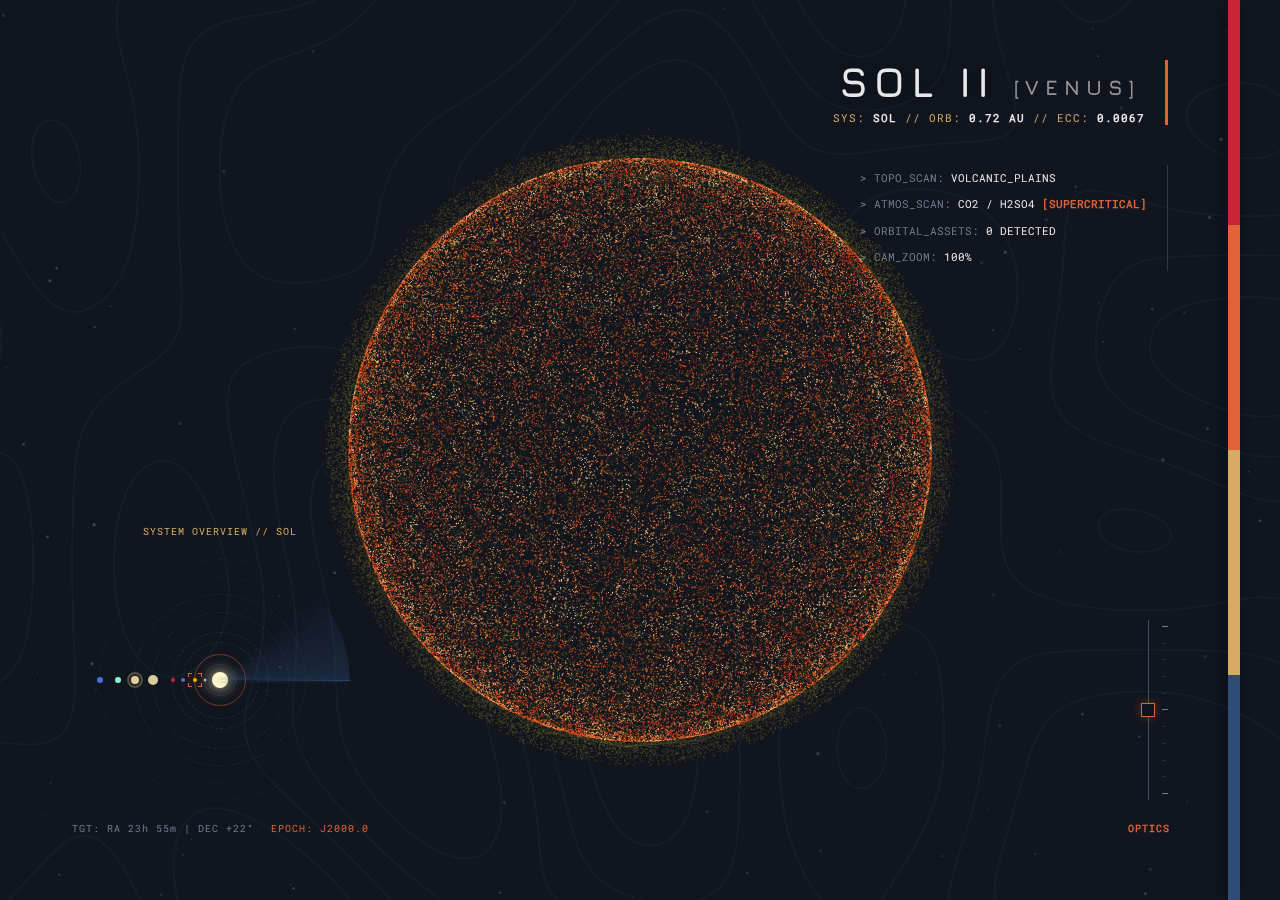
<file: venus.html>
<!DOCTYPE html>
<html lang="zh-CN">
<head>
    <meta charset="UTF-8">
    <meta name="viewport" content="width=device-width, initial-scale=1.0">
    <title>NASA-Punk : SOL-II (Venus)</title>
    <link rel="stylesheet" href="./css/style.css">
    <link rel="stylesheet" href="./css/transition.css">
    <style>
        /* 金星专用：温暖、高热的橙色光晕 */
        .p-venus {
            box-shadow: 0 0 14px rgba(255, 170, 0, 0.9);
            background-color: #ffaa00;
        }
    </style>
</head>
<body>
<div class="transition-curtain start-covered" id="global-curtain">
    <div class="curtain-col c1"></div>
    <div class="curtain-col c2"></div>
    <div class="curtain-col c3"></div>
    <div class="curtain-col c4"></div>
</div>

<div class="brand-stripe">
    <div class="stripe-seg s-1"></div>
    <div class="stripe-seg s-2"></div>
    <div class="stripe-seg s-3"></div>
    <div class="stripe-seg s-4"></div>
</div>

<canvas id="topo-canvas"></canvas>
<div id="canvas-container"></div>

<div id="ui-layer">
    <div class="right-dock">
        <div class="header-block">
            <h1>SOL II <span style="font-size: 0.5em; opacity: 0.6; vertical-align: middle;">[VENUS]</span></h1>
            <div class="sub-text">SYS: <b>SOL</b> // ORB: <b>0.72 AU</b> // ECC: <b>0.0067</b></div>
        </div>

        <div class="data-block">
            <div class="data-row">&gt; TOPO_SCAN: <span>VOLCANIC_PLAINS</span></div>
            <div class="data-row">&gt; ATMOS_SCAN: <span>CO2 / H2SO4</span> <span class="alert">[SUPERCRITICAL]</span></div>
            <div class="data-row">&gt; ORBITAL_ASSETS: <span>0 DETECTED</span></div>
            <div class="data-row">&gt; CAM_ZOOM: <span id="zoom-text-display">100%</span></div>
        </div>
    </div>

    <div class="vertical-controls">
        <div class="v-slider-track">
            <div class="v-ticks">
                <div class="tick" title="50%"></div>
                <div class="tick-sub"></div>
                <div class="tick-sub"></div>
                <div class="tick-sub"></div>
                <div class="tick-sub"></div>

                <div class="tick" title="100%"></div>

                <div class="tick-sub"></div>
                <div class="tick-sub"></div>
                <div class="tick-sub"></div>
                <div class="tick-sub"></div>
                <div class="tick" title="200%"></div>
            </div>

            <input type="range" class="vertical" id="cam-zoom-slider" min="0" max="100" value="50" step="10">
        </div>
        <div class="v-label">OPTICS</div>
    </div>

    <div class="system-monitor-container"
         onclick="TransitionManager.navigate('index.html')"
         title="RETURN TO SYSTEM VIEW"
         style="cursor: pointer;">

        <div class="monitor-label label-top">SYSTEM OVERVIEW // SOL</div>
        <div class="sun-marker"></div>

        <div class="orbit-path o-neptune"></div>
        <div class="planet-container c-neptune">
            <div class="planet-marker p-neptune"></div>
        </div>
        <div class="orbit-path o-uranus"></div>
        <div class="planet-container c-uranus">
            <div class="planet-marker p-uranus"></div>
        </div>
        <div class="orbit-path o-saturn"></div>
        <div class="planet-container c-saturn">
            <div class="planet-marker p-saturn"></div>
        </div>
        <div class="orbit-path o-jupiter"></div>
        <div class="planet-container c-jupiter">
            <div class="planet-marker p-jupiter"></div>
        </div>
        <div class="orbit-path o-mars"></div>
        <div class="planet-container c-mars">
            <div class="planet-marker p-mars"></div>
        </div>
        <div class="orbit-path o-earth"></div>
        <div class="planet-container c-earth">
            <div class="planet-marker p-earth"></div>
        </div>

        <div class="orbit-path o-venus orbit-active"></div>
        <div class="planet-container c-venus">
            <div class="planet-marker p-venus">
                <div class="target-reticle">
                    <div class="reticle-corner rc-tl"></div>
                    <div class="reticle-corner rc-tr"></div>
                    <div class="reticle-corner rc-bl"></div>
                    <div class="reticle-corner rc-br"></div>
                </div>
            </div>
        </div>

        <div class="orbit-path o-mercury"></div>
        <div class="planet-container c-mercury">
            <div class="planet-marker p-mercury"></div>
        </div>

        <div class="scanner-trail"></div>
        <div class="scanner-line-sys"></div>
        <div class="monitor-label label-bottom">TGT: RA 00h 00m | DEC +00° <span
                style="margin-left:10px; color:var(--const-orange)">EPOCH: J2000.0</span></div>
    </div>
</div>

<script src="./js/three.min.js"></script>
<script src="./js/simplex-noise.min.js"></script>
<script src="./js/telemetry.js"></script>
<script src="./js/interaction.js"></script>
<script src="./js/transition.js"></script>
<script src="./js/venus.js"></script>
</body>
</html>
</file>
<file: css/style.css>
/* =========================================
   NASA-Punk Observatory : Common Styles
   v5.0 - Final Unified Master
   ========================================= */

/* --- 1. 字体加载 --- */
@font-face {
    font-family: 'Jura';
    src: url('../fonts/Jura-Bold.ttf') format('truetype');
    font-weight: 700;
    font-style: normal;
}

@font-face {
    font-family: 'Jura';
    src: url('../fonts/Jura-Medium.ttf') format('truetype');
    font-weight: 500;
    font-style: normal;
}

@font-face {
    font-family: 'Jura';
    src: url('../fonts/Jura-Light.ttf') format('truetype');
    font-weight: 300;
    font-style: normal;
}

@font-face {
    font-family: 'Roboto Mono';
    src: url('../fonts/RobotoMono-Regular.ttf') format('truetype');
    font-weight: 400;
    font-style: normal;
}

:root {
    --bg-navy: #0e141f;
    --line-color: #3b4e6b;

    /* Starfield Official Colors */
    --const-red: #c82337;
    --const-orange: #e06236;
    --const-yellow: #d7ab61;
    --const-blue: #2f4c79;

    --text-white: #e8e8e8;
    --text-dim: #6d7d8c;
    --sun-glow: #fff5cc;
}

body {
    margin: 0;
    overflow: hidden;
    background-color: var(--bg-navy);
    font-family: 'Jura', 'Segoe UI', sans-serif;
    color: var(--text-white);
    cursor: crosshair;
    user-select: none;
}

/* --- 2. 品牌彩条 & 背景 --- */
.brand-stripe {
    position: absolute;
    right: 40px;
    top: 0;
    bottom: 0;
    width: 12px;
    display: flex;
    flex-direction: column;
    z-index: 10;
    box-shadow: -4px 0 15px rgba(0, 0, 0, 0.3);
}

.stripe-seg {
    width: 100%;
    height: 25%;
}

.s-1 {
    background: var(--const-red);
}

.s-2 {
    background: var(--const-orange);
}

.s-3 {
    background: var(--const-yellow);
}

.s-4 {
    background: var(--const-blue);
}

#topo-canvas {
    position: absolute;
    top: 0;
    left: 0;
    width: 100%;
    height: 100%;
    z-index: 0;
    opacity: 0.3;
}

#canvas-container {
    position: absolute;
    top: 0;
    left: 0;
    width: 100vw;
    height: 100vh;
    z-index: 1;
    filter: contrast(1.1) brightness(1.1);
}

#ui-layer {
    position: absolute;
    top: 0;
    left: 0;
    width: 100%;
    height: 100%;
    z-index: 5;
    pointer-events: none;
}

/* --- 3. 右侧 UI Dock --- */
.right-dock {
    position: absolute;
    top: 60px;
    right: 112px;
    display: flex;
    flex-direction: column;
    align-items: flex-end;
}

.header-block {
    border-right: 3px solid var(--const-orange);
    padding-right: 20px;
    margin-bottom: 40px;
    display: flex;
    flex-direction: column;
    align-items: center;
    text-align: center;
}

h1 {
    font-size: 42px;
    letter-spacing: 6px;
    margin: 0;
    line-height: 1;
    text-transform: uppercase;
    font-weight: 700;
    text-shadow: 0 0 20px rgba(0, 0, 0, 0.5);
}

.sub-text {
    font-family: 'Roboto Mono', monospace;
    font-size: 11px;
    color: var(--const-yellow);
    letter-spacing: 1px;
    margin-top: 8px;
    white-space: nowrap;
}

.sub-text b {
    color: var(--text-white);
}

.data-block {
    text-align: left;
    border-right: 1px solid rgba(255, 255, 255, 0.15);
    padding-right: 20px;
    font-family: 'Roboto Mono', monospace;
    font-size: 11px;
    line-height: 2.4;
    color: var(--text-dim);
    align-self: flex-end;
    width: fit-content;
}

.data-row span {
    color: var(--text-white);
    font-weight: 500;
}

.data-row .alert {
    color: var(--const-orange);
    font-weight: 700;
}

/* 终端文字输出 */
.terminal-output {
    display: block;
    min-height: 80px;
    color: var(--text-dim);
    font-weight: 400;
    white-space: pre-wrap;
    margin-top: 0;
    font-size: 11px;
    line-height: 2.4;
}

.blink-cursor {
    color: var(--const-orange);
    font-weight: bold;
    animation: blink 1s infinite;
}

/* --- 4. 星图雷达 (System Monitor) --- */
.system-monitor-container {
    position: absolute;
    left: 90px;
    bottom: 90px;
    width: 260px;
    height: 260px;
    display: flex;
    justify-content: center;
    align-items: center;
    pointer-events: auto !important;
    cursor: pointer;
    z-index: 50;
    /* 无缩放特效，仅保留基础状态 */
}

.sun-marker {
    position: absolute;
    width: 16px;
    height: 16px;
    background: var(--sun-glow);
    border-radius: 50%;
    box-shadow: 0 0 15px var(--sun-glow);
    z-index: 10;
}

.orbit-path {
    position: absolute;
    border-radius: 50%;
    border: 1px dashed var(--line-color);
    opacity: 0.4;
    pointer-events: none;
}

.orbit-path.orbit-active {
    border-color: rgba(224, 98, 54, 0.6) !important;
    opacity: 0.8 !important;
    border-style: solid;
}

.planet-container {
    position: absolute;
    width: 100%;
    height: 100%;
    animation: rotateOrbit linear infinite;
    pointer-events: none;
}

.planet-marker {
    position: absolute;
    top: 50%;
    left: 0;
    transform: translate(-50%, -50%);
    border-radius: 50%;
}

/* 雷达中的行星样式 (小图标) */
.o-mercury {
    width: 30px;
    height: 30px;
}

.c-mercury {
    animation-duration: 4s;
}

.p-mercury {
    width: 3px;
    height: 3px;
    background: #aaa;
    left: calc(50% - 15px);
}

.o-venus {
    width: 50px;
    height: 50px;
}

.c-venus {
    animation-duration: 8s;
}

.p-venus {
    width: 4px;
    height: 4px;
    background: #eec058;
    left: calc(50% - 25px);
}

.o-earth {
    width: 75px;
    height: 75px;
}

.c-earth {
    animation-duration: 15s;
}

.p-earth {
    width: 4px;
    height: 4px;
    background: #4b70dd;
    left: calc(50% - 37.5px);
}

.o-mars {
    width: 95px;
    height: 95px;
}

.c-mars {
    animation-duration: 25s;
}

.p-mars {
    width: 4px;
    height: 4px;
    background: var(--const-red);
    left: calc(50% - 47.5px);
}

.o-jupiter {
    width: 135px;
    height: 135px;
    opacity: 0.3;
}

.c-jupiter {
    animation-duration: 50s;
}

.p-jupiter {
    width: 10px;
    height: 10px;
    background: #d8ca9d;
    left: calc(50% - 67.5px);
}

.o-saturn {
    width: 170px;
    height: 170px;
    opacity: 0.3;
}

.c-saturn {
    animation-duration: 80s;
}

.p-saturn {
    width: 8px;
    height: 8px;
    background: #e0d0a0;
    left: calc(50% - 85px);
    z-index: 15;
    display: flex;
    justify-content: center;
    align-items: center;
    box-shadow: 0 0 0 2px rgba(0, 0, 0, 0.5), 0 0 0 4px rgba(224, 208, 160, 0.3);
}

.o-uranus {
    width: 205px;
    height: 205px;
    opacity: 0.2;
}

.c-uranus {
    animation-duration: 110s;
}

.p-uranus {
    width: 6px;
    height: 6px;
    background: #7fffd4;
    left: calc(50% - 102.5px);
}

.o-neptune {
    width: 240px;
    height: 240px;
    opacity: 0.2;
}

.c-neptune {
    animation-duration: 150s;
}

.p-neptune {
    width: 6px;
    height: 6px;
    background: #4b70dd;
    left: calc(50% - 120px);
}

/* 锁定框 */
.target-reticle {
    position: absolute;
    z-index: 20;
    pointer-events: none;
    top: 50%;
    left: 50%;
    transform: translate(-50%, -50%);
    width: 14px;
    height: 14px;
}

.target-reticle.large {
    width: 24px;
    height: 24px;
}

.reticle-corner {
    position: absolute;
    width: 3px;
    height: 3px;
    border-color: var(--const-orange);
    border-style: solid;
}

.rc-tl {
    top: 0;
    left: 0;
    border-width: 1px 0 0 1px;
}

.rc-tr {
    top: 0;
    right: 0;
    border-width: 1px 1px 0 0;
}

.rc-bl {
    bottom: 0;
    left: 0;
    border-width: 0 0 1px 1px;
}

.rc-br {
    bottom: 0;
    right: 0;
    border-width: 0 1px 1px 0;
}

/* 扫描仪 */
.scanner-trail {
    position: absolute;
    top: 0;
    left: 0;
    width: 100%;
    height: 100%;
    border-radius: 50%;
    pointer-events: none;
    z-index: 1;
    background: conic-gradient(from 90deg, transparent 0deg, transparent 315deg, rgba(47, 76, 121, 0.35) 360deg);
    -webkit-mask: radial-gradient(transparent 10px, #000 12px, #000 99%, transparent 100%);
    mask: radial-gradient(transparent 10px, #000 12px, #000 99%, transparent 100%);
    animation: scanSys 12s linear infinite;
}

.scanner-line-sys {
    position: absolute;
    width: 50%;
    height: 1px;
    background: linear-gradient(to right, transparent, var(--const-blue));
    top: 50%;
    left: 50%;
    transform-origin: left center;
    animation: scanSys 12s linear infinite;
    opacity: 0.9;
    z-index: 11;
    box-shadow: 0 0 4px var(--const-blue);
}

.monitor-label {
    position: absolute;
    font-family: 'Roboto Mono', monospace;
    font-size: 10px;
    color: var(--text-dim);
    letter-spacing: 1px;
}

.label-top {
    top: -25px;
    left: 50%;
    transform: translateX(-50%);
    color: var(--const-yellow);
    white-space: nowrap;
}

.label-bottom {
    bottom: -25px;
    left: 50%;
    transform: translateX(-50%);
    white-space: nowrap;
}

.label-data {
    font-weight: bold;
    color: var(--text-white);
}

/* 动画定义 */
@keyframes rotateOrbit {
    100% {
        transform: rotate(360deg);
    }
}

@keyframes scanSys {
    100% {
        transform: rotate(360deg);
    }
}

@keyframes blink {
    50% {
        opacity: 0;
    }
}

@keyframes spin {
    to {
        transform: translate(-50%, -50%) rotate(360deg);
    }
}


/* =========================================
   Universal Slider Controls (Zoom & Vertical)
   ========================================= */

/* 1. 水平缩放条 (主页/导航页) */
.zoom-controls {
    position: fixed;
    top: 82.5%;
    left: 50%;
    transform: translate(-50%, -50%);
    width: 240px;
    display: flex;
    flex-direction: column;
    align-items: center;
    z-index: 100;
    pointer-events: auto;
}

.zoom-label {
    font-family: 'Roboto Mono', monospace;
    font-size: 10px;
    color: var(--text-dim);
    letter-spacing: 2px;
    margin-bottom: 12px;
    text-align: center;
    width: 100%;
}

.zoom-value-display {
    color: var(--const-orange);
    font-weight: bold;
}

/* 2. 垂直缩放条 (星球详情页) */
.vertical-controls {
    position: fixed;
    right: 112px;
    bottom: 90px;
    width: 40px;
    height: 200px;
    display: flex;
    flex-direction: column;
    align-items: center;
    justify-content: center;
    z-index: 100;
    pointer-events: auto;
}

/* 复用 v-label 作为垂直标签 */
.v-label {
    position: absolute;
    bottom: -25px;
    font-family: 'Roboto Mono', monospace;
    font-size: 10px;
    color: var(--const-orange);
    letter-spacing: 1px;
    font-weight: bold;
    text-align: center;
    width: 100%;
}

/* --- 滑块通用复位 --- */
input[type=range] {
    -webkit-appearance: none;
    width: 100%;
    background: transparent;
}

input[type=range]:focus {
    outline: none;
}

/* 滑轨 (通用) */
input[type=range]::-webkit-slider-runnable-track {
    width: 100%;
    height: 1px;
    cursor: pointer;
    background: var(--line-color);
    border: none;
}

/* 滑块头 (通用) */
input[type=range]::-webkit-slider-thumb {
    -webkit-appearance: none;
    height: 14px;
    width: 14px;
    background: var(--bg-navy);
    border: 1px solid var(--const-orange);
    /* (1 - 14) / 2 = -6.5px */
    margin-top: -6.5px;
    box-shadow: 0 0 10px rgba(224, 98, 54, 0.4);
    transition: background 0.2s, transform 0.1s;
    cursor: col-resize;
}

input[type=range]::-webkit-slider-thumb:hover {
    background: var(--const-orange);
    transform: scale(1.2);
}

.active input[type=range]::-webkit-slider-thumb {
    background: var(--const-orange);
}

/* --- 刻度系统 (Ticks) --- */

/* 默认刻度 (竖线，用于水平滑块) */
.tick {
    width: 1px;
    height: 6px;
    background: var(--text-dim);
}

.tick-sub {
    width: 1px;
    height: 3px;
    background: var(--text-dim);
    opacity: 0.3;
}

/* 水平刻度容器 */
.zoom-ticks {
    display: flex;
    justify-content: space-between;
    width: 100%;

    /* [核心修改] 增加间距：6px -> 12px */
    /* 这让刻度线离滑块更远一点，不再拥挤，且与上方Label的间距对称 */
    margin-top: 12px;

    padding: 0 6px; /* 保持左右余量以对齐滑块中心 */
    box-sizing: border-box;
    pointer-events: none;
}

/* 垂直刻度容器 */
.v-slider-track {
    position: relative;
    width: 100%;
    height: 180px;
}

.v-ticks {
    position: absolute;
    right: 0;
    top: 0;
    height: 100%;
    display: flex;
    flex-direction: column-reverse; /* 0在下 */
    justify-content: space-between;
    padding: 6px 0; /* 上下各留6px余量 */
    box-sizing: border-box;
    pointer-events: none;
}

/* 垂直刻度覆写 (横线) */
.vertical-controls .tick {
    width: 6px;
    height: 1px;
}

.vertical-controls .tick-sub {
    width: 3px;
    height: 1px;
}

/* --- 垂直滑块特殊修正 --- */
input[type=range].vertical {
    width: 180px;
    height: 20px;
    position: absolute;
    top: 50%;
    left: 50%;
    margin-left: -90px;
    margin-top: -10px;
    transform: rotate(-90deg);
    cursor: row-resize;
    z-index: 10;
}

input[type=range].vertical::-webkit-slider-thumb {
    cursor: row-resize;
    margin-top: -6.5px; /* 保持与水平一致 */
}


/* =========================================
   Navigation & System Select Specifics
   ========================================= */

/* 导航舞台 */
.nav-stage {
    position: absolute;
    top: 0;
    left: 0;
    width: 100%;
    height: 100%;
    display: flex;
    align-items: center;
    justify-content: center;
    pointer-events: none;
    z-index: 10;
}

.axis-group {
    position: relative;
    width: auto;
    height: 300px;
    display: flex;
    align-items: center;
    gap: 0px;
    pointer-events: auto;
}

.axis-line {
    position: absolute;
    top: 50%;
    left: 70px;
    right: 16px;
    height: 1px;
    background: rgba(255, 255, 255, 0.15);
    z-index: 0;
    transform: translateY(-50%);
}

/* 星球节点 */
.planet-node {
    position: relative;
    z-index: 10;
    cursor: pointer;
    display: flex;
    justify-content: center;
    align-items: center;
    transition: opacity 0.3s;
    flex-shrink: 0;
}

.planet-node[data-link=""] {
    cursor: not-allowed;
}

.planet-node:hover {
    opacity: 0.8;
}

.planet-system {
    position: relative;
    display: flex;
    justify-content: center;
    align-items: center;
    transform: rotate(0deg);
    width: 100%;
    height: 100%;
}

/* 实体星球 (遮挡中线) */
.planet-body {
    border-radius: 50%;
    background-color: var(--bg-navy);
    border: 2px solid var(--planet-color);
    position: relative;
    z-index: 5;
    box-sizing: border-box;
    transition: all 0.3s ease-out;
    box-shadow: inset -4px -4px 15px rgba(0, 0, 0, 0.5);
}

.planet-node:hover .planet-body {
    background: var(--text-white);
    border-color: var(--text-white);
    box-shadow: 0 0 30px var(--planet-color);
    transform: scale(1.1);
}

/* 光环与卫星 */
.ring-back {
    position: absolute;
    top: 50%;
    left: 50%;
    transform: translate(-50%, -50%);
    border-radius: 50%;
    border: 3px solid var(--planet-color);
    opacity: 0.4;
    z-index: 1;
    box-shadow: 0 0 10px rgba(0, 0, 0, 0.3);
    pointer-events: none;
}

.ring-front {
    position: absolute;
    top: 50%;
    left: 50%;
    transform: translate(-50%, -50%);
    border-radius: 50%;
    border: 3px solid var(--planet-color);
    opacity: 0.8;
    z-index: 10;
    clip-path: polygon(0 50%, 100% 50%, 100% 100%, 0 100%);
    pointer-events: none;
}

.ring-faint {
    border-width: 1px;
    opacity: 0.2;
}

/* 修正语法 */

.satellite-orbit {
    position: absolute;
    top: 50%;
    left: 50%;
    transform: translate(-50%, -50%);
    border-radius: 50%;
    border: 1px dashed rgba(255, 255, 255, 0.15);
    z-index: 6;
    pointer-events: none;
}

.orbit-hidden {
    border: none;
}

.satellite {
    position: absolute;
    top: 50%;
    left: 50%;
    width: 4px;
    height: 4px;
    background: var(--text-white);
    border-radius: 50%;
    margin-left: -2px;
    margin-top: -2px;
}

.sat-small {
    width: 3px;
    height: 3px;
    margin-left: -1.5px;
    margin-top: -1.5px;
}

@keyframes orbit-anim {
    from {
        transform: rotate(0deg) translateX(var(--sat-dist)) rotate(0deg);
    }
    to {
        transform: rotate(360deg) translateX(var(--sat-dist)) rotate(-360deg);
    }
}

/* 悬浮标签 */
.node-label {
    position: absolute;
    top: -70px;
    font-family: 'Jura', sans-serif;
    font-weight: 700;
    font-size: 14px;
    letter-spacing: 2px;
    color: var(--const-blue);
    white-space: nowrap;
    opacity: 0;
    transform: translateY(10px);
    transition: all 0.3s ease-out;
    pointer-events: none;
    text-shadow: 0 0 8px rgba(47, 76, 121, 0.8);
}

.planet-node:hover .node-label {
    opacity: 1;
    transform: translateY(0);
}

/* 星球独立配置 (V21.3) */
.node-sun {
    width: 160px;
    height: 160px;
    --planet-color: var(--const-yellow);
    margin-left: -80px;
}

.node-sun .planet-body {
    width: 100%;
    height: 100%;
    box-shadow: 0 0 80px rgba(215, 171, 97, 0.4);
}

.node-sun .planet-body::after {
    content: '';
    position: absolute;
    top: 50%;
    left: 50%;
    transform: translate(-50%, -50%);
    width: 85%;
    height: 85%;
    border: 2px dashed var(--const-orange);
    border-radius: 50%;
    animation: spin 90s linear infinite;
}

.node-mercury {
    width: 20px;
    height: 20px;
    --planet-color: #A5A5A5;
}

.node-mercury .planet-body {
    width: 100%;
    height: 100%;
}

.node-venus {
    width: 34px;
    height: 34px;
    --planet-color: #D4AF37;
}

.node-venus .planet-system {
    transform: rotate(177deg);
}

.node-venus .planet-body {
    width: 100%;
    height: 100%;
}

.node-earth {
    width: 36px;
    height: 36px;
    --planet-color: #2492eb;
}

.node-earth .planet-system {
    transform: rotate(-23.4deg);
}

.node-earth .planet-body {
    width: 100%;
    height: 100%;
}

.node-earth .satellite-orbit {
    width: 70px;
    height: 70px;
    animation: spin 12s linear infinite;
    border: none;
}

.node-earth .satellite {
    --sat-dist: 35px;
    animation: orbit-anim 8s linear infinite;
}

.node-mars {
    width: 26px;
    height: 26px;
    --planet-color: #DD4F31;
}

.node-mars .planet-system {
    transform: rotate(-25deg);
}

.node-mars .planet-body {
    width: 100%;
    height: 100%;
}

.o-phobos {
    width: 40px;
    height: 40px;
    animation: spin 4s linear infinite;
    border: none;
}

.s-phobos {
    --sat-dist: 20px;
    animation: orbit-anim 3s linear infinite;
}

.o-deimos {
    width: 56px;
    height: 56px;
    animation: spin 7s linear infinite;
    border: none;
}

.s-deimos {
    --sat-dist: 28px;
    animation: orbit-anim 6s linear infinite;
}

.node-jupiter {
    width: 96px;
    height: 96px;
    --planet-color: #c78848;
}

.node-jupiter .planet-system {
    transform: rotate(-3deg);
}

.node-jupiter .planet-body {
    width: 100%;
    height: 100%;
}

.node-jupiter .planet-body::after {
    display: none;
}

.node-jupiter .satellite-orbit {
    width: 160px;
    height: 40px;
    border: none;
}

.node-jupiter .satellite {
    --sat-dist: 80px;
    animation: orbit-anim 18s linear infinite;
}

.node-saturn {
    width: 84px;
    height: 84px;
    --planet-color: #e0d0a0;
}

.node-saturn .planet-system {
    transform: rotate(-26.7deg);
}

.node-saturn .planet-body {
    width: 100%;
    height: 100%;
}

.node-saturn .ring-back, .node-saturn .ring-front {
    width: 150px;
    height: 42px;
    border-width: 5px;
    box-shadow: 0 0 0 4px rgba(224, 208, 160, 0.1);
}

.node-saturn .ring-back {
    opacity: 0.6;
}

.node-saturn .satellite-orbit {
    width: 170px;
    height: 170px;
    border: none;
}

.node-saturn .satellite {
    --sat-dist: 85px;
    width: 3px;
    height: 3px;
    background: var(--const-orange);
    animation: orbit-anim 25s linear infinite;
}

.node-uranus {
    width: 56px;
    height: 56px;
    --planet-color: #7fffd4;
}

.node-uranus .planet-system {
    transform: rotate(-97.8deg);
}

.node-uranus .planet-body {
    width: 100%;
    height: 100%;
}

.node-uranus .ring-back, .node-uranus .ring-front {
    width: 110px;
    height: 24px;
    border-width: 2px;
}

.node-uranus .satellite-orbit {
    width: 120px;
    height: 120px;
    border: none;
}

.node-uranus .satellite {
    --sat-dist: 60px;
    animation: orbit-anim 20s linear infinite reverse;
}

.node-neptune {
    width: 54px;
    height: 54px;
    --planet-color: #3e54e8;
}

.node-neptune .planet-system {
    transform: rotate(-28deg);
}

.node-neptune .planet-body {
    width: 100%;
    height: 100%;
}

.node-neptune .ring-back {
    width: 100px;
    height: 20px;
    border-width: 1px;
    opacity: 0.2;
}

.node-neptune .ring-front {
    width: 100px;
    height: 20px;
    border-width: 1px;
    opacity: 0.4;
}

.o-triton {
    width: 130px;
    height: 130px;
    border: none;
}

.s-triton {
    --sat-dist: 65px;
    animation: orbit-anim 22s linear infinite reverse;
}
</file>
<file: css/transition.css>
/* =========================================
   NASA-Punk Transition System (Module)
   Version: 1.0
   ========================================= */

/* 1. 遮罩层容器 (超宽设计防止漏角) */
.transition-curtain {
    position: fixed;
    top: 0;
    left: -50%; /* 向左偏移，保证居中 */
    width: 200%; /* 超宽 200% 防止 skew 导致的边角空白 */
    height: 100%;
    z-index: 9999;
    pointer-events: none; /* 允许点击穿透（当它不可见时） */
    display: flex;
    /* 默认状态：完全位于左侧屏幕外 (准备入场遮蔽) */
    /* 或者用于初始化时的状态控制，JS 会覆盖这个 transform */
    transform: skewX(-15deg) translateX(-100%);
}

/* 2. 四色条带 */
.curtain-col {
    flex: 1;
    height: 100%;
    transform: scaleX(1.1); /* 轻微重叠防止缝隙 */
}

/* 引用 style.css 中的全局变量 */
.c1 {
    background: var(--const-red);
}

.c2 {
    background: var(--const-orange);
}

.c3 {
    background: var(--const-yellow);
}

.c4 {
    background: var(--const-blue);
}

/* 3. 动画定义 */

/* [EXIT] 离场/跳转动画：从左往右遮盖屏幕 */
/* 触发时机：用户点击链接跳转前 */
.curtain-exit {
    animation: wipe-in 0.8s cubic-bezier(0.7, 0, 0.3, 1) forwards;
}

/* [INTRO] 入场/加载动画：从屏幕中间向右揭示 */
/* 触发时机：页面加载完成 (onload) */
.curtain-intro {
    animation: wipe-out 0.8s cubic-bezier(0.7, 0, 0.3, 1) forwards;
}

@keyframes wipe-in {
    from {
        transform: skewX(-15deg) translateX(-100%);
    }
    /* 左侧屏幕外 */
    to {
        transform: skewX(-15deg) translateX(0%);
    }
    /* 覆盖屏幕中心 */
}

@keyframes wipe-out {
    from {
        transform: skewX(-15deg) translateX(0%);
    }
    /* 覆盖屏幕中心 */
    to {
        transform: skewX(-15deg) translateX(100%);
    }
    /* 右侧屏幕外 */
}
</file>
